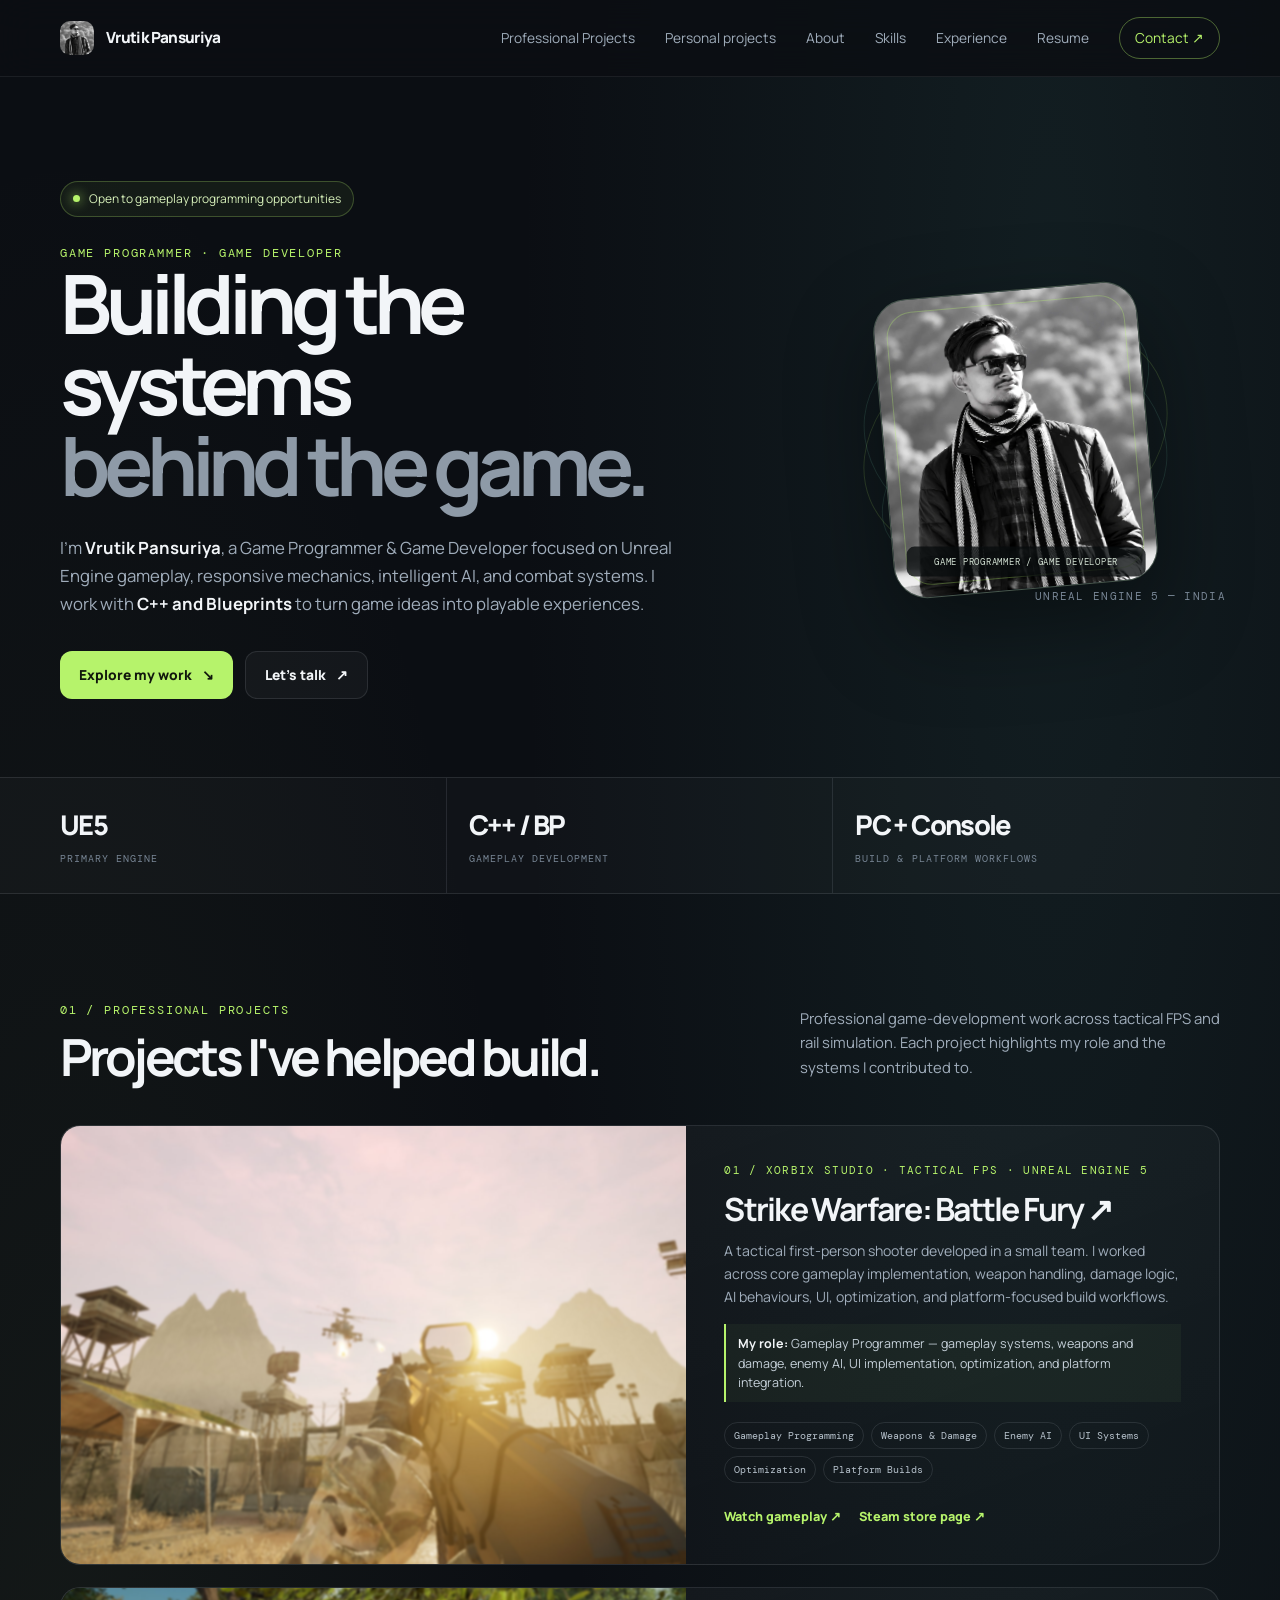
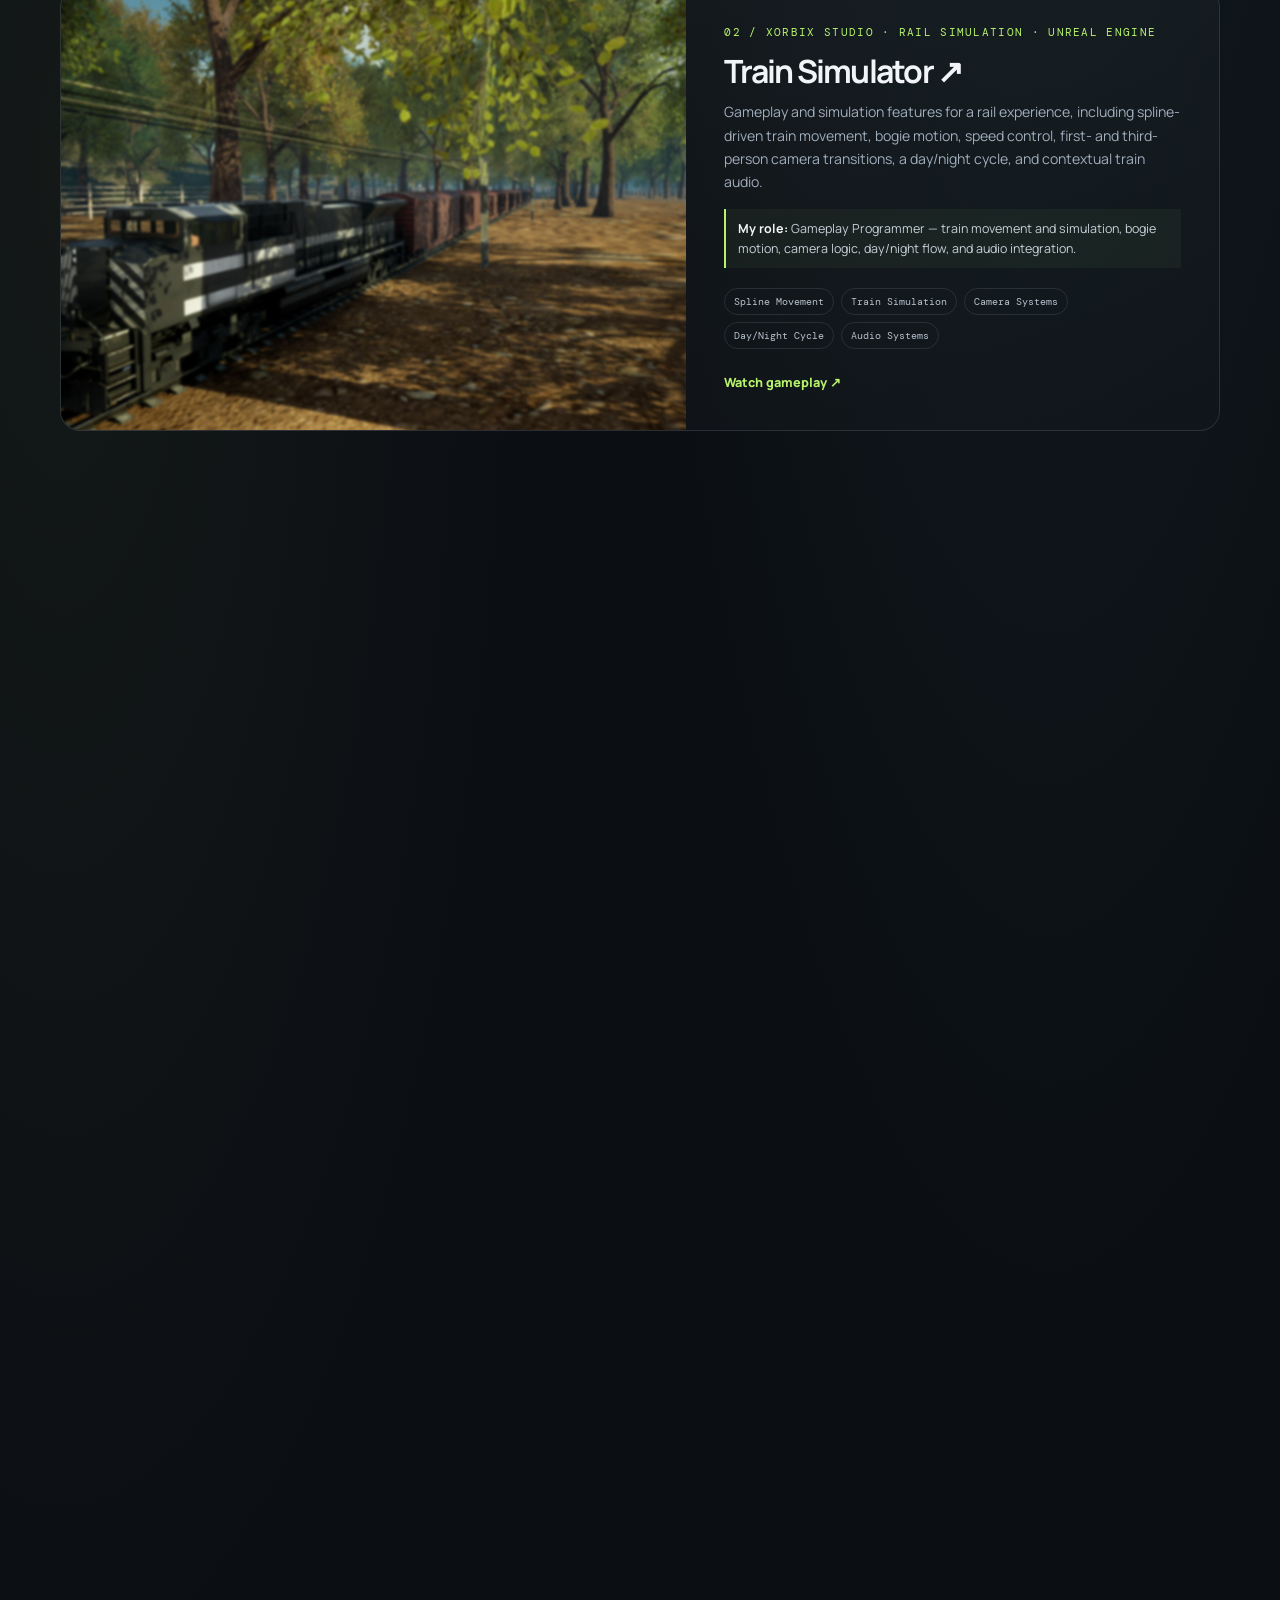
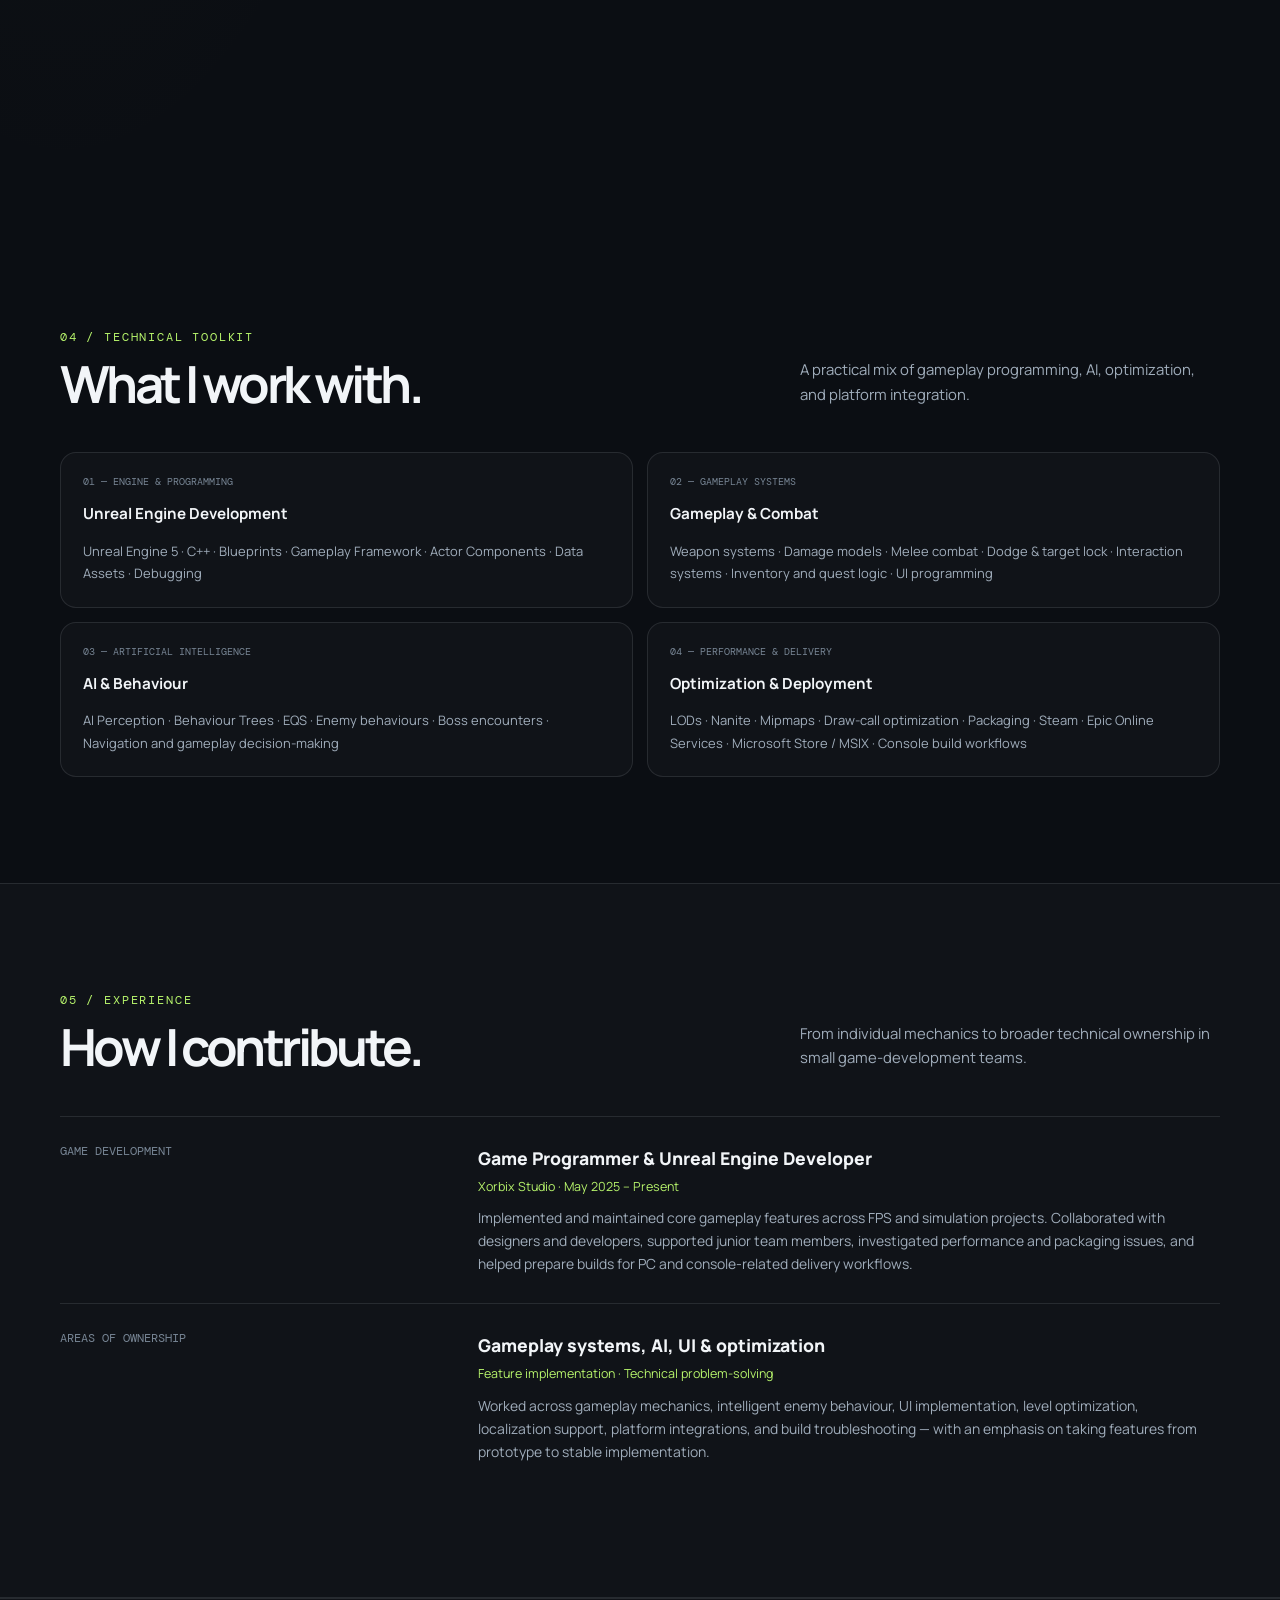
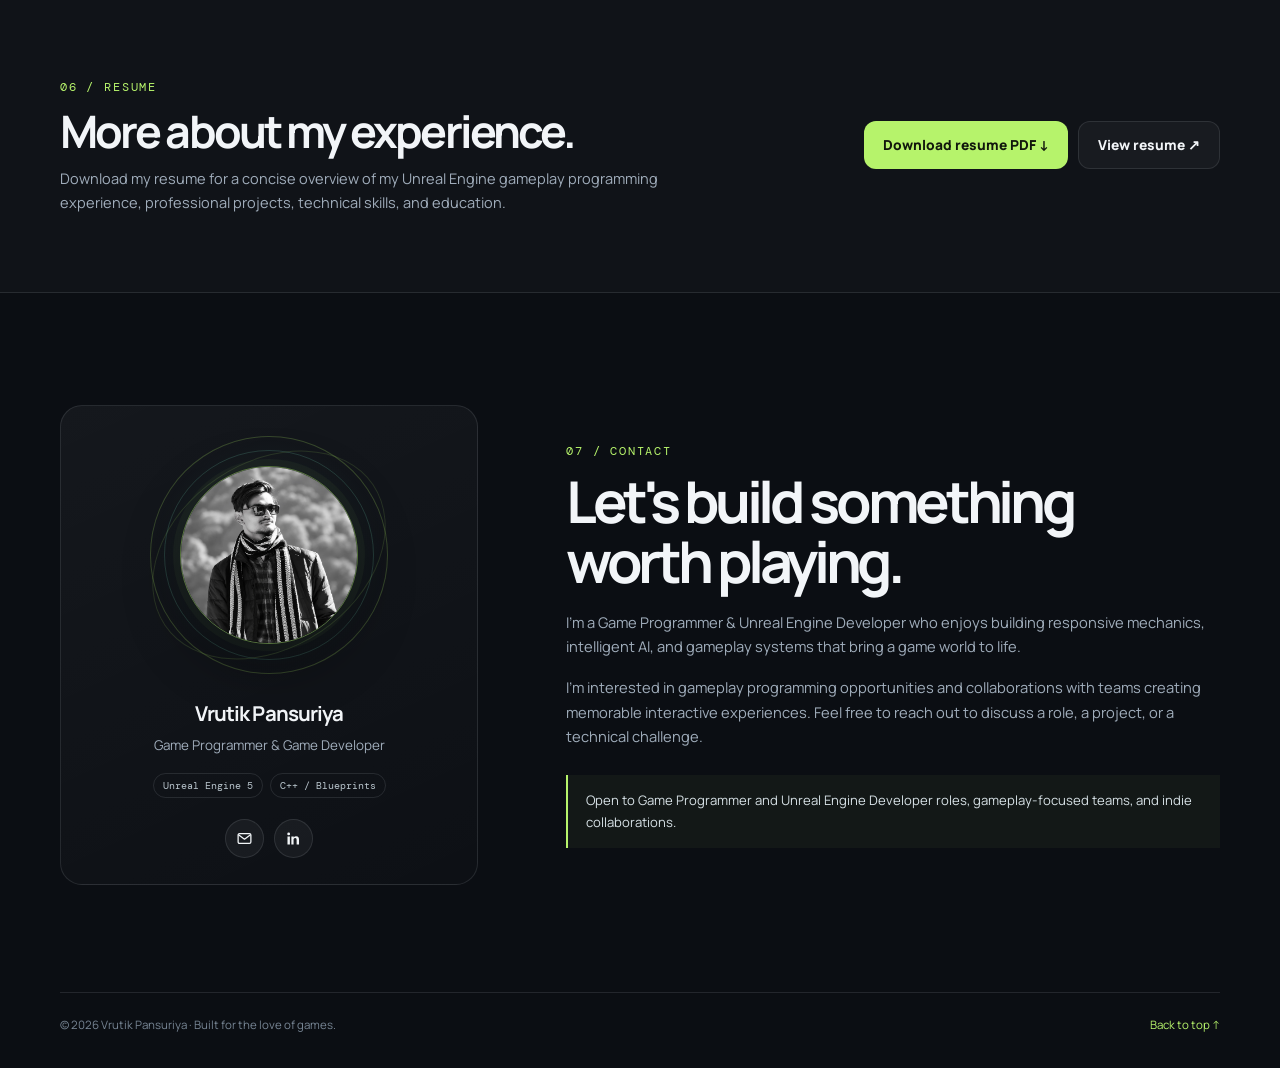
<file: index.html>
<!doctype html>
<html lang="en">
<head>
  <meta charset="utf-8" />
  <meta name="viewport" content="width=device-width, initial-scale=1" />
  <meta name="theme-color" content="#0b0e13" />
  <meta name="description" content="Vrutik Pansuriya — Game Programmer & Unreal Engine Developer specializing in gameplay systems, AI and combat mechanics." />
  <title>Vrutik Pansuriya | Game Programmer &amp; Unreal Engine Developer</title>
  <link rel="preconnect" href="https://fonts.googleapis.com" />
  <link rel="preconnect" href="https://fonts.gstatic.com" crossorigin />
  <link href="https://fonts.googleapis.com/css2?family=DM+Mono:wght@400;500&family=Manrope:wght@400;500;600;700;800&display=swap" rel="stylesheet" />
  <style>
    :root {
      --bg: #0b0e13;
      --surface: #111720;
      --surface-2: #151e29;
      --line: rgba(222, 232, 245, .11);
      --text: #f2f5f8;
      --muted: #a0adbb;
      --soft: #778594;
      --accent: #b6f36b;
      --accent-2: #7de0c3;
      --max: 1160px;
      --radius: 20px;
    }
    * { box-sizing: border-box; }
    html { scroll-behavior: smooth; scroll-padding-top: 92px; }
    body {
      margin: 0;
      color: var(--text);
      background:
        radial-gradient(ellipse at 82% 6%, rgba(57, 114, 111, .16), transparent 33rem),
        radial-gradient(ellipse at 5% 30%, rgba(100, 120, 66, .10), transparent 30rem),
        var(--bg);
      font-family: 'Manrope', sans-serif;
      line-height: 1.65;
      -webkit-font-smoothing: antialiased;
    }
    a { color: inherit; text-decoration: none; }
    button { font: inherit; }
    .wrap { width: min(var(--max), calc(100% - 48px)); margin-inline: auto; }
    .mono, .eyebrow, .nav-index, .project-kicker, .metric-label { font-family: 'DM Mono', monospace; }
    .eyebrow { color: var(--accent); font-size: .76rem; letter-spacing: .15em; text-transform: uppercase; }
    .site-header {
      position: sticky; top: 0; z-index: 20;
      border-bottom: 1px solid rgba(255,255,255,.07);
      background: rgba(11,14,19,.82); backdrop-filter: blur(18px);
    }
    .nav { display: flex; align-items: center; justify-content: space-between; min-height: 76px; }
    .brand { display: flex; align-items: center; gap: 12px; font-weight: 800; letter-spacing: -.04em; }
    .brand-mark-photo { display: block; width: 34px; height: 34px; flex: 0 0 34px; object-fit: cover; object-position: center 25%; border-radius: 10px; border: 0; box-shadow: none; filter: grayscale(1) saturate(0); }
    .brand span:last-child { font-size: .96rem; }
    .nav-links { display: flex; align-items: center; gap: 30px; color: var(--muted); font-size: .86rem; }
    .nav-links a { transition: color .2s ease; }
    .nav-links a:hover { color: var(--accent); }
    .nav-cta { color: var(--accent) !important; border: 1px solid rgba(182,243,107,.38); padding: 9px 15px; border-radius: 999px; }
    .menu-toggle { display: none; border: 1px solid var(--line); background: var(--surface); color: var(--text); padding: 8px 12px; border-radius: 10px; }

    .hero { padding: 104px 0 78px; min-height: 620px; display: flex; align-items: center; }
    .hero-grid { display: grid; grid-template-columns: 1.25fr .75fr; gap: 70px; align-items: center; }
    .availability { display: inline-flex; align-items: center; gap: 9px; padding: 7px 12px; border: 1px solid rgba(182,243,107,.25); border-radius: 999px; background: rgba(182,243,107,.055); color: #d6efb9; font-size: .75rem; margin-bottom: 26px; }
    .availability::before { content: ''; width: 7px; height: 7px; border-radius: 50%; background: var(--accent); box-shadow: 0 0 12px var(--accent); }
    h1 { font-size: clamp(3rem, 6.4vw, 5.9rem); line-height: .99; letter-spacing: -.075em; margin: 0; max-width: 770px; }
    h1 .muted-line { display: block; color: #8e9aa7; }
    .hero-copy { color: var(--muted); font-size: 1.05rem; max-width: 620px; margin: 28px 0 0; }
    .hero-copy strong { color: var(--text); font-weight: 700; }
    .hero-actions { display: flex; flex-wrap: wrap; gap: 12px; margin-top: 34px; }
    .btn { display: inline-flex; align-items: center; justify-content: center; gap: 10px; min-height: 48px; padding: 0 19px; border-radius: 12px; font-size: .86rem; font-weight: 800; transition: transform .2s ease, background .2s ease, border-color .2s ease; }
    .btn:hover { transform: translateY(-2px); }
    .btn-primary { color: #11170c; background: var(--accent); }
    .btn-primary:hover { background: #c7ff83; }
    .btn-secondary { color: var(--text); background: rgba(255,255,255,.035); border: 1px solid var(--line); }
    .btn-secondary:hover { border-color: rgba(182,243,107,.45); }
    .hero-side { position: relative; min-height: 345px; display: grid; place-items: center; }
    .orbit { position: absolute; width: 315px; height: 315px; border: 1px solid rgba(182,243,107,.18); border-radius: 50%; transform: rotate(-22deg) scaleY(.72); }
    .orbit::before, .orbit::after { content: ''; position: absolute; border: 1px solid rgba(125,224,195,.15); border-radius: 50%; inset: 26px -30px; transform: rotate(65deg); }
    .orbit::after { inset: 56px -10px; transform: rotate(-28deg); }
    .hero-emblem { position: relative; width: 265px; height: 300px; display: block; overflow: hidden; border-radius: 34px; background: #172329; border: 1px solid rgba(214,239,185,.25); box-shadow: 0 35px 90px rgba(0,0,0,.45), inset 0 1px rgba(255,255,255,.12); transform: rotate(-5deg); }
    .hero-emblem::before { content: ''; position: absolute; z-index: 2; inset: 12px; border: 1px solid rgba(182,243,107,.30); border-radius: 26px; pointer-events: none; }
    .hero-profile-photo { display: block; width: 100%; height: 100%; object-fit: cover; object-position: center 23%; filter: contrast(1.04); }
    .emblem-caption { position: absolute; z-index: 3; bottom: 12px; left: 12px; right: 12px; padding: 9px 8px; border-radius: 8px; background: rgba(8,12,14,.78); color: #d0ded0; text-align: center; font: .58rem 'DM Mono', monospace; letter-spacing: .08em; transform: rotate(5deg); }
    .side-note { position: absolute; right: -6px; bottom: 10px; color: var(--soft); font: .68rem 'DM Mono', monospace; letter-spacing: .12em; }

    .metrics { border-top: 1px solid var(--line); border-bottom: 1px solid var(--line); background: rgba(255,255,255,.018); }
    .metrics-grid { display: grid; grid-template-columns: repeat(3, 1fr); }
    .metric { padding: 25px 22px; border-right: 1px solid var(--line); }
    .metric:first-child { padding-left: 0; }
    .metric:last-child { border: 0; }
    .metric-value { display: block; font-size: 1.7rem; font-weight: 800; letter-spacing: -.06em; }
    .metric-label { display: block; margin-top: 3px; color: var(--soft); text-transform: uppercase; letter-spacing: .1em; font-size: .64rem; }

    section { padding: 106px 0; }
    .section-heading { display: flex; justify-content: space-between; align-items: end; gap: 30px; margin-bottom: 42px; }
    .section-heading h2 { margin: 10px 0 0; font-size: clamp(2.25rem, 4vw, 3.5rem); line-height: 1.04; letter-spacing: -.07em; }
    .section-intro { max-width: 420px; color: var(--muted); margin: 0 0 4px; font-size: .93rem; }
    .projects { display: grid; grid-template-columns: repeat(2, 1fr); gap: 22px; }
    .project-card { overflow: hidden; border: 1px solid var(--line); border-radius: var(--radius); background: linear-gradient(160deg, rgba(255,255,255,.045), rgba(255,255,255,.012)); transition: transform .25s ease, border-color .25s ease; }
    .project-card:hover { transform: translateY(-5px); border-color: rgba(182,243,107,.36); }
    .project-card.featured { grid-column: span 2; display: grid; grid-template-columns: 1.08fr .92fr; }
    .project-art { display: block; min-height: 260px; position: relative; overflow: hidden; background: #18232a; cursor: pointer; }
    .project-card.featured .project-art { min-height: 320px; height: 100%; }
    .project-card:not(.featured) .project-art { min-height: 0; aspect-ratio: 16 / 9; }
    .project-thumbnail { display: block; position: absolute; inset: 0; width: 100%; height: 100%; object-fit: cover; object-position: center; filter: blur(.85px); transform: scale(1.012); transition: transform .35s ease, filter .35s ease; }
    .project-art:hover .project-thumbnail, .project-art:focus-visible .project-thumbnail { filter: blur(0); transform: scale(1.035); }
    .project-role { width: 100%; margin-top: 16px; padding: 10px 12px; border-left: 2px solid var(--accent); background: rgba(182,243,107,.045); color: #c5d0d9; font-size: .78rem; line-height: 1.55; }
    .project-role strong { color: var(--text); }
    .project-content { padding: 28px 30px 30px; display: flex; flex-direction: column; align-items: flex-start; }
    .project-kicker { color: var(--accent); font-size: .68rem; letter-spacing: .12em; text-transform: uppercase; }
    .project-content h3 { margin: 10px 0 10px; font-size: 1.5rem; letter-spacing: -.055em; line-height: 1.2; }
    .project-content h3 a { color: inherit; text-decoration: none; text-decoration-color: var(--accent); text-decoration-thickness: 2px; text-underline-offset: 5px; transition: color .2s ease; }
    .project-content h3 a:hover { color: var(--accent); text-decoration: underline; }
    .project-content p { color: var(--muted); font-size: .88rem; margin: 0; }
    .tag-list { display: flex; flex-wrap: wrap; gap: 7px; margin-top: 20px; }
    .tag { padding: 6px 9px; border: 1px solid var(--line); border-radius: 999px; color: #b7c2cc; font: .65rem 'DM Mono', monospace; }
    .project-links { display: flex; gap: 18px; flex-wrap: wrap; margin-top: auto; padding-top: 24px; }
    .text-link { color: var(--accent); font-size: .79rem; font-weight: 800; }
    .text-link span { display: inline-block; transition: transform .2s ease; }
    .text-link:hover span { transform: translate(3px,-2px); }
    .project-card.featured .project-content { padding: 36px 38px; }
    .project-card.featured .project-content h3 { font-size: 2rem; }

    .about-grid { display: grid; grid-template-columns: .82fr 1.18fr; gap: 80px; align-items: start; }
    .about-lead { font-size: 1.45rem; line-height: 1.45; letter-spacing: -.045em; margin: 0; }
    .about-lead strong { color: var(--accent); font-weight: 700; }
    .about-copy { color: var(--muted); font-size: .94rem; margin: 22px 0 0; }
    .about-note { margin-top: 30px; border-left: 2px solid var(--accent); padding: 4px 0 4px 18px; color: #dbe4e9; font-size: .86rem; }
    .skill-layout { display: grid; grid-template-columns: repeat(2, 1fr); gap: 14px; }
    .skill-box { border: 1px solid var(--line); border-radius: 16px; padding: 22px; background: rgba(255,255,255,.022); }
    .skill-box h3 { font-size: .95rem; margin: 0 0 13px; }
    .skill-box p { color: var(--muted); font-size: .81rem; line-height: 1.75; margin: 0; }
    .skill-number { display: block; color: var(--soft); font: .64rem 'DM Mono', monospace; margin-bottom: 13px; }

    .experience { border-top: 1px solid var(--line); border-bottom: 1px solid var(--line); background: rgba(255,255,255,.018); }
    .experience-row { display: grid; grid-template-columns: .65fr 1.35fr; gap: 60px; padding: 27px 0; border-top: 1px solid var(--line); }
    .experience-row:first-of-type { border-top: 0; }
    .exp-date { color: var(--soft); font: .72rem 'DM Mono', monospace; }
    .exp-title { font-size: 1.1rem; font-weight: 800; margin: 0; }
    .exp-subtitle { color: var(--accent); font-size: .78rem; margin-top: 4px; }
    .exp-description { color: var(--muted); font-size: .87rem; margin: 10px 0 0; max-width: 730px; }

    .resume-section { padding: 78px 0; border-top: 1px solid var(--line); border-bottom: 1px solid var(--line); background: rgba(255,255,255,.018); }
    .resume-layout { display: grid; grid-template-columns: 1fr auto; gap: 34px; align-items: center; }
    .resume-layout h2 { margin: 10px 0 12px; font-size: clamp(2rem, 3.5vw, 3rem); line-height: 1.05; letter-spacing: -.065em; }
    .resume-layout p { max-width: 680px; color: var(--muted); font-size: .91rem; margin: 0; }
    .resume-actions { display: flex; flex-wrap: wrap; justify-content: flex-end; gap: 10px; }
    .contact { padding: 112px 0 82px; }
    .contact-layout { display: grid; grid-template-columns: .78fr 1.22fr; gap: clamp(38px, 7vw, 88px); align-items: center; }
    .contact-profile { text-align: center; padding: 30px 24px 26px; border: 1px solid var(--line); border-radius: 22px; background: linear-gradient(155deg, rgba(255,255,255,.045), rgba(255,255,255,.012)); }
    .profile-orbit { width: min(238px, 100%); aspect-ratio: 1; margin: 0 auto 23px; display: grid; place-items: center; position: relative; border: 1px solid rgba(182,243,107,.22); border-radius: 50%; background: radial-gradient(circle, rgba(182,243,107,.10), rgba(125,224,195,.035) 48%, transparent 70%); }
    .profile-orbit::before, .profile-orbit::after { content: ''; position: absolute; inset: 13px; border: 1px solid rgba(125,224,195,.18); border-radius: 50%; }
    .profile-orbit::after { inset: -8px 25px; transform: rotate(56deg); border-color: rgba(182,243,107,.13); }
    .profile-avatar { width: 174px; height: 174px; position: relative; display: flex; flex-direction: column; align-items: center; justify-content: center; border-radius: 50%; border: 1px solid rgba(182,243,107,.34); background: linear-gradient(145deg, #283b32, #172329 58%, #101820); box-shadow: 0 20px 55px rgba(0,0,0,.35), inset 0 1px rgba(255,255,255,.12); }
    .profile-photo { width: 178px; height: 178px; position: relative; display: block; border-radius: 50%; object-fit: cover; object-position: center 27%; border: 1px solid rgba(182,243,107,.42); box-shadow: 0 20px 55px rgba(0,0,0,.4), 0 0 0 7px rgba(182,243,107,.045); }
    .profile-avatar strong { color: var(--accent); font-size: 4rem; letter-spacing: -.12em; line-height: 1; padding-right: 7px; }
    .profile-avatar span { margin-top: 11px; color: #d2dfd7; font: .58rem 'DM Mono', monospace; letter-spacing: .18em; }
    .contact-profile h3 { margin: 0; font-size: 1.28rem; letter-spacing: -.045em; }
    .contact-profile .profile-role { color: var(--muted); margin: 3px 0 0; font-size: .84rem; }
    .profile-specialties { display: flex; justify-content: center; flex-wrap: wrap; gap: 7px; margin-top: 17px; }
    .profile-specialties span { border: 1px solid var(--line); border-radius: 999px; padding: 5px 9px; color: #bac6ce; font: .61rem 'DM Mono', monospace; }
    .profile-social { display: flex; justify-content: center; gap: 10px; margin-top: 21px; }
    .profile-social a { width: 39px; height: 39px; display: grid; place-items: center; border: 1px solid var(--line); border-radius: 50%; color: var(--text); background: rgba(255,255,255,.045); transition: color .2s, border-color .2s, background .2s, transform .2s; }
    .profile-social a:hover { color: #11170c; background: var(--accent); border-color: var(--accent); transform: translateY(-3px); }
    .profile-social svg { width: 17px; height: 17px; fill: currentColor; }
    .contact-content h2 { max-width: 650px; font-size: clamp(2.3rem, 4.5vw, 4rem); line-height: 1.04; letter-spacing: -.075em; margin: 11px 0 18px; }
    .contact-content > p { max-width: 680px; color: var(--muted); font-size: .92rem; margin: 0 0 17px; }
    .contact-items { display: grid; gap: 11px; margin-top: 27px; }
    .contact-item { display: flex; align-items: center; gap: 14px; min-height: 58px; }
    .contact-item-icon { flex: 0 0 42px; width: 42px; height: 42px; display: grid; place-items: center; border-radius: 50%; color: #11170c; background: var(--accent); }
    .contact-item-icon svg { width: 19px; height: 19px; fill: none; stroke: currentColor; stroke-width: 1.8; stroke-linecap: round; stroke-linejoin: round; }
    .contact-item-copy { display: grid; gap: 1px; min-width: 0; }
    .contact-item-copy strong { font-size: .79rem; }
    .contact-item-copy span, .contact-item-copy a { color: var(--muted); font-size: .81rem; overflow-wrap: anywhere; }
    .contact-item-copy a:hover { color: var(--accent); }
    .contact-note { margin-top: 27px; padding: 15px 18px; border-left: 2px solid var(--accent); background: rgba(182,243,107,.045); color: #d6e0e5; font-size: .82rem; }
    .contact-edit-hint { color: var(--soft) !important; font-size: .68rem !important; font-family: 'DM Mono', monospace; margin-top: 15px !important; }
    footer { padding: 25px 0 34px; color: var(--soft); font-size: .72rem; }
    .footer-row { display: flex; justify-content: space-between; gap: 20px; border-top: 1px solid var(--line); padding-top: 22px; }
    .back-top { color: var(--accent); }
    .reveal { opacity: 0; transform: translateY(18px); transition: opacity .7s ease, transform .7s ease; }
    .reveal.visible { opacity: 1; transform: none; }

    @media (max-width: 850px) {
      .hero-grid { grid-template-columns: 1fr; gap: 28px; }
      .hero { padding: 76px 0 55px; }
      .hero-side { display: none; }
      .about-grid { grid-template-columns: 1fr; gap: 38px; }
      .section-heading { display: block; }
      .section-intro { margin-top: 18px; }
    }
    @media (max-width: 680px) {
      .wrap { width: min(var(--max), calc(100% - 34px)); }
      .nav { min-height: 66px; }
      .menu-toggle { display: block; }
      .nav-links { display: none; position: absolute; top: 66px; left: 0; right: 0; padding: 18px 22px 22px; background: #10161e; border-bottom: 1px solid var(--line); flex-direction: column; align-items: flex-start; gap: 17px; }
      .nav-links.open { display: flex; }
      h1 { font-size: clamp(2.85rem, 15vw, 4.4rem); }
      .hero-copy { font-size: .96rem; }
      .metrics-grid { grid-template-columns: repeat(3, minmax(0, 1fr)); }
      .metric { padding: 17px 10px; border-right: 1px solid var(--line); }
      .metric-value { font-size: 1.15rem; }
      .metric-label { font-size: .53rem; line-height: 1.5; }
      .metric:first-child { padding-left: 0; }
      section { padding: 78px 0; }
      .projects { grid-template-columns: 1fr; }
      .project-card.featured { grid-column: auto; display: flex; flex-direction: column; }
      .project-card.featured .project-art { min-height: 220px; }
      .project-card.featured .project-content { padding: 25px; }
      .project-card.featured .project-content h3 { font-size: 1.55rem; }
      .project-content { padding: 25px; }
      .skill-layout { grid-template-columns: 1fr; }
      .experience-row { grid-template-columns: 1fr; gap: 10px; }
      .resume-layout { grid-template-columns: 1fr; gap: 22px; }
      .resume-actions { justify-content: flex-start; }
      .contact { padding-top: 78px; }
      .contact-layout { grid-template-columns: 1fr; gap: 38px; }
      .contact-profile { max-width: 430px; width: 100%; margin-inline: auto; }
      .profile-orbit { width: 205px; }
      .profile-avatar { width: 150px; height: 150px; }
      .profile-photo { width: 154px; height: 154px; }
      .profile-avatar strong { font-size: 3.5rem; }
      .footer-row { flex-direction: column; }
    }
    @media (prefers-reduced-motion: reduce) {
      html { scroll-behavior: auto; }
      *, *::before, *::after { transition-duration: .01ms !important; animation-duration: .01ms !important; }
      .reveal { opacity: 1; transform: none; }
    }
  </style>
</head>
<body>
  <header class="site-header">
    <div class="wrap nav">
      <a class="brand" href="#top" aria-label="Vrutik Pansuriya home">
        <img class="brand-mark-photo" src="assets/vrutik-profile.webp" alt="Vrutik Pansuriya" /><span>Vrutik Pansuriya</span>
      </a>
      <button class="menu-toggle" id="menuToggle" aria-expanded="false" aria-controls="navLinks">Menu</button>
      <nav class="nav-links" id="navLinks" aria-label="Main navigation">
        <a href="#work">Professional Projects</a>
        <a href="#personal">Personal projects</a>
        <a href="#about">About</a>
        <a href="#skills">Skills</a>
        <a href="#experience">Experience</a>
        <a href="#resume">Resume</a>
        <a class="nav-cta" href="#contact">Contact ↗</a>
      </nav>
    </div>
  </header>

  <main id="top">
    <section class="hero">
      <div class="wrap hero-grid">
        <div class="reveal">
          <div class="availability">Open to gameplay programming opportunities</div>
          <div class="eyebrow">Game Programmer · Game Developer</div>
          <h1>Building the systems <span class="muted-line">behind the game.</span></h1>
          <p class="hero-copy">I'm <strong>Vrutik Pansuriya</strong>, a Game Programmer &amp; Game Developer focused on Unreal Engine gameplay, responsive mechanics, intelligent AI, and combat systems. I work with <strong>C++ and Blueprints</strong> to turn game ideas into playable experiences.</p>
          <div class="hero-actions">
            <a class="btn btn-primary" href="#work">Explore my work <span>↘</span></a>
            <a class="btn btn-secondary" href="#contact">Let's talk <span>↗</span></a>
          </div>
        </div>
        <div class="hero-side" aria-hidden="true">
          <div class="orbit"></div>
          <div class="hero-emblem"><img class="hero-profile-photo" src="assets/vrutik-hero-profile.webp" alt="Portrait of Vrutik Pansuriya" /><div class="emblem-caption">GAME PROGRAMMER / GAME DEVELOPER</div></div>
          <div class="side-note">UNREAL ENGINE 5 — INDIA</div>
        </div>
      </div>
    </section>

    <div class="metrics">
      <div class="wrap metrics-grid">
        <div class="metric"><span class="metric-value">UE5</span><span class="metric-label">Primary engine</span></div>
        <div class="metric"><span class="metric-value">C++ / BP</span><span class="metric-label">Gameplay development</span></div>
        <div class="metric"><span class="metric-value">PC + Console</span><span class="metric-label">Build & platform workflows</span></div>
      </div>
    </div>

    <section id="work">
      <div class="wrap">
        <div class="section-heading reveal">
          <div><div class="eyebrow">01 / Professional Projects</div><h2>Projects I've helped build.</h2></div>
          <p class="section-intro">Professional game-development work across tactical FPS and rail simulation. Each project highlights my role and the systems I contributed to.</p>
        </div>
        <div class="projects">
          <article class="project-card featured reveal">
            <a class="project-art" href="projects/strike-warfare.html" aria-label="View Strike Warfare project details">
              <img class="project-thumbnail" src="assets/strike-warfare.jpg" alt="Strike Warfare: Battle Fury gameplay thumbnail" loading="lazy" />
            </a>
            <div class="project-content">
              <div class="project-kicker">01 / Xorbix Studio · Tactical FPS · Unreal Engine 5</div>
              <h3><a href="projects/strike-warfare.html">Strike Warfare: Battle Fury ↗</a></h3>
              <p>A tactical first-person shooter developed in a small team. I worked across core gameplay implementation, weapon handling, damage logic, AI behaviours, UI, optimization, and platform-focused build workflows.</p>
              <div class="project-role"><strong>My role:</strong> Gameplay Programmer — gameplay systems, weapons and damage, enemy AI, UI implementation, optimization, and platform integration.</div>
              <div class="tag-list"><span class="tag">Gameplay Programming</span><span class="tag">Weapons & Damage</span><span class="tag">Enemy AI</span><span class="tag">UI Systems</span><span class="tag">Optimization</span><span class="tag">Platform Builds</span></div>
              <div class="project-links"><a class="text-link" href="https://youtu.be/WYMTx5bm3Ac" target="_blank" rel="noopener noreferrer">Watch gameplay <span>↗</span></a><a class="text-link" href="https://store.steampowered.com/app/4756230/Strike_Warfare_Battle_Fury/" target="_blank" rel="noopener noreferrer">Steam store page <span>↗</span></a></div>
            </div>
          </article>

          <article class="project-card featured reveal">
            <a class="project-art" href="projects/train-simulator.html" aria-label="View Train Simulator project details">
              <img class="project-thumbnail" src="assets/train-simulator.jpg" alt="Train Simulator gameplay thumbnail" loading="lazy" />
            </a>
            <div class="project-content">
              <div class="project-kicker">02 / Xorbix Studio · Rail simulation · Unreal Engine</div>
              <h3><a href="projects/train-simulator.html">Train Simulator ↗</a></h3>
              <p>Gameplay and simulation features for a rail experience, including spline-driven train movement, bogie motion, speed control, first- and third-person camera transitions, a day/night cycle, and contextual train audio.</p>
              <div class="project-role"><strong>My role:</strong> Gameplay Programmer — train movement and simulation, bogie motion, camera logic, day/night flow, and audio integration.</div>
              <div class="tag-list"><span class="tag">Spline Movement</span><span class="tag">Train Simulation</span><span class="tag">Camera Systems</span><span class="tag">Day/Night Cycle</span><span class="tag">Audio Systems</span></div>
              <div class="project-links"><a class="text-link" href="https://youtu.be/_HGWdN_hTjo" target="_blank" rel="noopener noreferrer">Watch gameplay <span>↗</span></a></div>
            </div>
          </article>
        </div>
      </div>
    </section>

    <section id="personal">
      <div class="wrap">
        <div class="section-heading reveal">
          <div><div class="eyebrow">02 / Personal projects</div><h2>Experiments built on my own.</h2></div>
          <p class="section-intro">Independent gameplay prototypes where I explore combat feel, enemy behaviour, and connected gameplay systems.</p>
        </div>
        <div class="projects">
          <article class="project-card featured reveal">
            <a class="project-art" href="projects/soulslike-combat.html" aria-label="View Souls-like Combat project details">
              <img class="project-thumbnail" src="assets/soulslike-combat.jpg" alt="Souls-like Combat Systems gameplay thumbnail" loading="lazy" />
            </a>
            <div class="project-content">
              <div class="project-kicker">01 / Personal project · Third-person action</div>
              <h3><a href="projects/soulslike-combat.html">Souls-like Combat Systems ↗</a></h3>
              <p>A third-person action prototype inspired by challenging action games, focused on responsive melee combat, target locking, dodge mechanics, adaptive health and damage, enemy perception, boss behaviour, and interactive water mechanics.</p>
              <div class="project-role"><strong>My role:</strong> Personal Project Gameplay Programmer — designed and implemented the core combat, player abilities, health and damage logic, enemy AI behaviours, and interaction systems.</div>
              <div class="tag-list"><span class="tag">Melee Combat</span><span class="tag">Target Lock</span><span class="tag">Dodge System</span><span class="tag">Enemy AI</span><span class="tag">Boss Behaviour</span><span class="tag">Interactive Water</span></div>
              <div class="project-links"><a class="text-link" href="https://youtu.be/zrwo5nBprBs" target="_blank" rel="noopener noreferrer">Watch gameplay <span>↗</span></a><a class="text-link" href="https://vrutik-pansuriya.itch.io/soullike-combat-ue5" target="_blank" rel="noopener noreferrer">Windows build on itch.io <span>↗</span></a></div>
            </div>
          </article>
        </div>
      </div>
    </section>

    <section id="about">
      <div class="wrap about-grid">
        <div class="reveal"><div class="eyebrow">03 / About</div><h2 style="font-size:clamp(2.25rem,4vw,3.5rem);line-height:1.04;letter-spacing:-.07em;margin:10px 0 0;">Engineer by training. Game developer by choice.</h2></div>
        <div class="reveal">
          <p class="about-lead">I enjoy solving the technical problems that make a game feel <strong>responsive, believable, and fun to play.</strong></p>
          <p class="about-copy">My background is in Electrical Engineering, but my focus shifted to game development and real-time interactive systems. Working primarily in Unreal Engine, I've contributed to FPS, train simulation, and third-person action projects — taking features from gameplay requirements through implementation, debugging, optimization, and build preparation.</p>
          <div class="about-note">I value clean gameplay architecture, practical problem-solving, and building features that work reliably beyond the editor.</div>
        </div>
      </div>
    </section>

    <section id="skills">
      <div class="wrap">
        <div class="section-heading reveal"><div><div class="eyebrow">04 / Technical toolkit</div><h2>What I work with.</h2></div><p class="section-intro">A practical mix of gameplay programming, AI, optimization, and platform integration.</p></div>
        <div class="skill-layout">
          <div class="skill-box reveal"><span class="skill-number">01 — ENGINE & PROGRAMMING</span><h3>Unreal Engine Development</h3><p>Unreal Engine 5 · C++ · Blueprints · Gameplay Framework · Actor Components · Data Assets · Debugging</p></div>
          <div class="skill-box reveal"><span class="skill-number">02 — GAMEPLAY SYSTEMS</span><h3>Gameplay & Combat</h3><p>Weapon systems · Damage models · Melee combat · Dodge & target lock · Interaction systems · Inventory and quest logic · UI programming</p></div>
          <div class="skill-box reveal"><span class="skill-number">03 — ARTIFICIAL INTELLIGENCE</span><h3>AI & Behaviour</h3><p>AI Perception · Behaviour Trees · EQS · Enemy behaviours · Boss encounters · Navigation and gameplay decision-making</p></div>
          <div class="skill-box reveal"><span class="skill-number">04 — PERFORMANCE & DELIVERY</span><h3>Optimization & Deployment</h3><p>LODs · Nanite · Mipmaps · Draw-call optimization · Packaging · Steam · Epic Online Services · Microsoft Store / MSIX · Console build workflows</p></div>
        </div>
      </div>
    </section>

    <section class="experience" id="experience">
      <div class="wrap">
        <div class="section-heading reveal"><div><div class="eyebrow">05 / Experience</div><h2>How I contribute.</h2></div><p class="section-intro">From individual mechanics to broader technical ownership in small game-development teams.</p></div>
        <div class="experience-row reveal">
          <div class="exp-date">GAME DEVELOPMENT</div>
          <div><h3 class="exp-title">Game Programmer &amp; Unreal Engine Developer</h3><div class="exp-subtitle">Xorbix Studio · May 2025 – Present</div><p class="exp-description">Implemented and maintained core gameplay features across FPS and simulation projects. Collaborated with designers and developers, supported junior team members, investigated performance and packaging issues, and helped prepare builds for PC and console-related delivery workflows.</p></div>
        </div>
        <div class="experience-row reveal">
          <div class="exp-date">AREAS OF OWNERSHIP</div>
          <div><h3 class="exp-title">Gameplay systems, AI, UI & optimization</h3><div class="exp-subtitle">Feature implementation · Technical problem-solving</div><p class="exp-description">Worked across gameplay mechanics, intelligent enemy behaviour, UI implementation, level optimization, localization support, platform integrations, and build troubleshooting — with an emphasis on taking features from prototype to stable implementation.</p></div>
        </div>
      </div>
    </section>

    <section class="resume-section" id="resume">
      <div class="wrap resume-layout reveal">
        <div>
          <div class="eyebrow">06 / Resume</div>
          <h2>More about my experience.</h2>
          <p>Download my resume for a concise overview of my Unreal Engine gameplay programming experience, professional projects, technical skills, and education.</p>
        </div>
        <div class="resume-actions">
          <a class="btn btn-primary" href="assets/Vrutik-Pansuriya-Resume.pdf" download="Vrutik-Pansuriya-Resume.pdf">Download resume PDF ↓</a>
          <a class="btn btn-secondary" href="assets/Vrutik-Pansuriya-Resume.pdf" target="_blank" rel="noopener noreferrer">View resume ↗</a>
        </div>
      </div>
    </section>

    <section class="contact" id="contact">
      <div class="wrap contact-layout">
        <aside class="contact-profile reveal" aria-label="Vrutik Pansuriya profile">
          <div class="profile-orbit">
            <img class="profile-photo" src="assets/vrutik-profile.webp" alt="Portrait of Vrutik Pansuriya" loading="lazy" />
          </div>
          <h3>Vrutik Pansuriya</h3>
          <p class="profile-role">Game Programmer &amp; Game Developer</p>
          <div class="profile-specialties"><span>Unreal Engine 5</span><span>C++ / Blueprints</span></div>
          <div class="profile-social" aria-label="Contact links">
            <a href="mailto:0804vrutikpansuriya@gmail.com" aria-label="Email Vrutik Pansuriya" title="Email">
              <svg viewBox="0 0 24 24" aria-hidden="true"><rect x="3" y="5" width="18" height="14" rx="2" fill="none" stroke="currentColor" stroke-width="1.8"/><path d="m4 7 8 6 8-6" fill="none" stroke="currentColor" stroke-width="1.8" stroke-linecap="round" stroke-linejoin="round"/></svg>
            </a>
            <a href="https://www.linkedin.com/in/vrutik-pansuriya-b317b5205" target="_blank" rel="noopener noreferrer" aria-label="Open Vrutik Pansuriya on LinkedIn" title="LinkedIn">
              <svg viewBox="0 0 24 24" aria-hidden="true"><path d="M5.2 3.5a2 2 0 1 0 0 4 2 2 0 0 0 0-4ZM3.5 9h3.4v11.5H3.5zM9 9h3.3v1.6h.05A3.65 3.65 0 0 1 15.6 8.7c3.5 0 4.2 2.3 4.2 5.2v6.6h-3.4v-5.9c0-1.4 0-3.2-2-3.2s-2.3 1.5-2.3 3.1v6H9z"/></svg>
            </a>
          </div>
        </aside>

        <div class="contact-content reveal">
          <div class="eyebrow">07 / Contact</div>
          <h2>Let's build something worth playing.</h2>
          <p>I'm a Game Programmer &amp; Unreal Engine Developer who enjoys building responsive mechanics, intelligent AI, and gameplay systems that bring a game world to life.</p>
          <p>I'm interested in gameplay programming opportunities and collaborations with teams creating memorable interactive experiences. Feel free to reach out to discuss a role, a project, or a technical challenge.</p>

          <div class="contact-note">Open to Game Programmer and Unreal Engine Developer roles, gameplay-focused teams, and indie collaborations.</div>
        </div>
      </div>
    </section>
  </main>

  <footer>
    <div class="wrap footer-row"><span>© <span id="year"></span> Vrutik Pansuriya · Built for the love of games.</span><a class="back-top" href="#top">Back to top ↑</a></div>
  </footer>

  <script>
    const menuToggle = document.getElementById('menuToggle');
    const navLinks = document.getElementById('navLinks');
    menuToggle.addEventListener('click', () => {
      const isOpen = navLinks.classList.toggle('open');
      menuToggle.setAttribute('aria-expanded', String(isOpen));
    });
    navLinks.querySelectorAll('a').forEach(link => link.addEventListener('click', () => {
      navLinks.classList.remove('open');
      menuToggle.setAttribute('aria-expanded', 'false');
    }));
    document.getElementById('year').textContent = new Date().getFullYear();
    const observer = new IntersectionObserver(entries => {
      entries.forEach(entry => {
        if (entry.isIntersecting) {
          entry.target.classList.add('visible');
          observer.unobserve(entry.target);
        }
      });
    }, { threshold: 0.12 });
    document.querySelectorAll('.reveal').forEach(el => observer.observe(el));
  </script>
<script src="assets/gif-loader.js"></script>
</body>
</html>
</file>
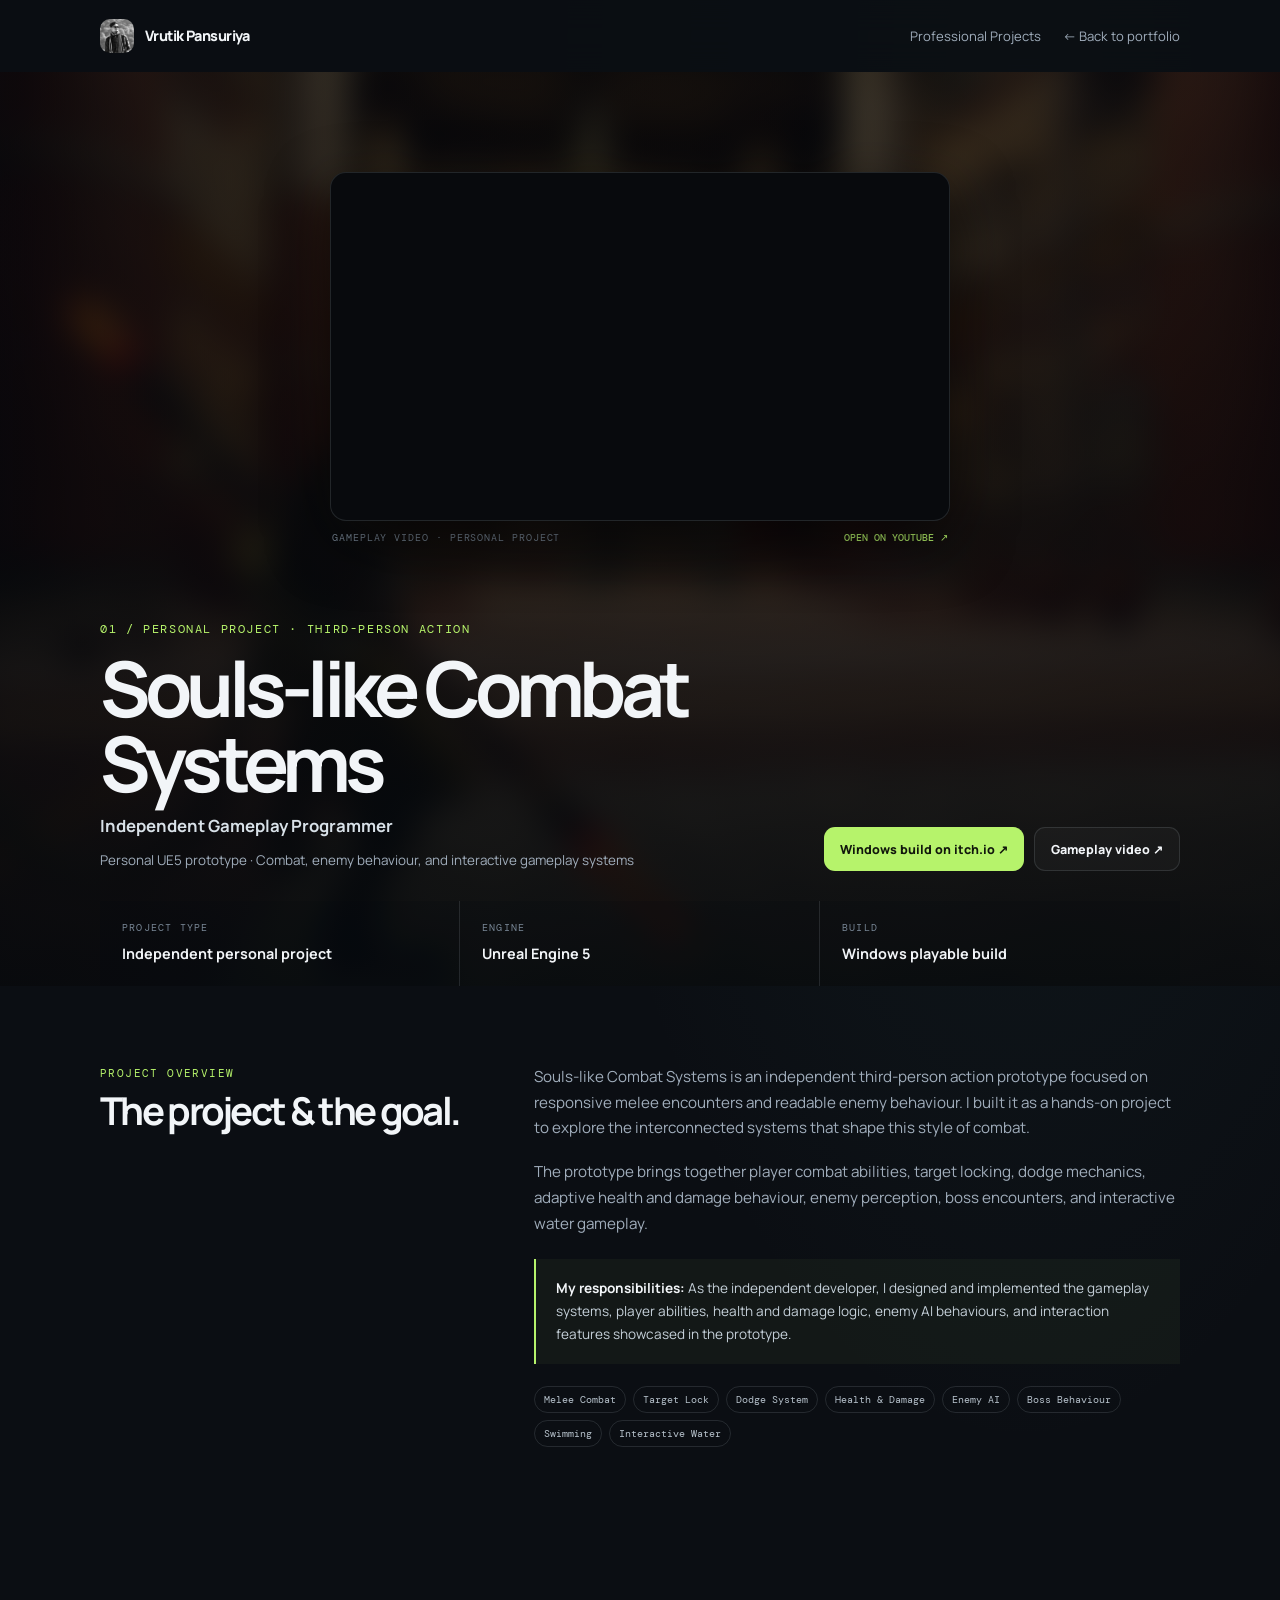
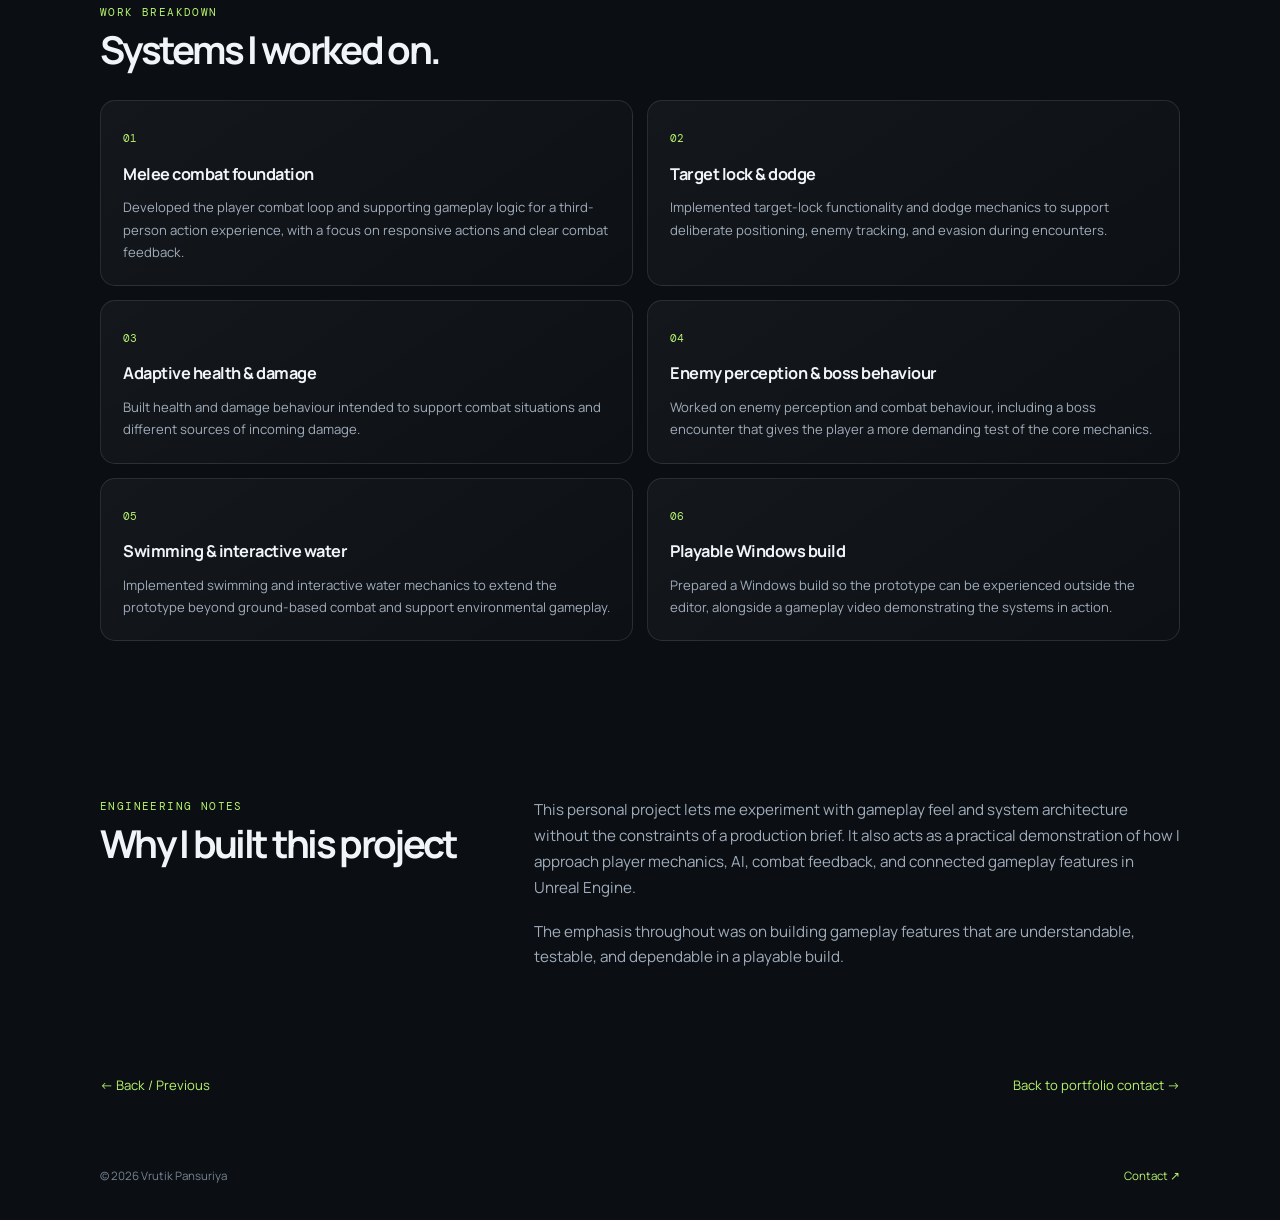
<file: projects/soulslike-combat.html>
<!DOCTYPE html>

<html lang="en">
<head>
<meta charset="utf-8"/><meta content="width=device-width, initial-scale=1" name="viewport"/><meta content="#0b0e13" name="theme-color"/>
<meta content="Souls-like Combat Systems — project details and gameplay programming work by Vrutik Pansuriya." name="description"/>
<title>Souls-like Combat Systems | Vrutik Pansuriya</title>
<link href="https://fonts.googleapis.com" rel="preconnect"/><link crossorigin="" href="https://fonts.gstatic.com" rel="preconnect"/>
<link href="https://fonts.googleapis.com/css2?family=DM+Mono:wght@400;500&amp;family=Manrope:wght@400;500;600;700;800&amp;display=swap" rel="stylesheet"/>
<link href="case-study.css" rel="stylesheet"/>
</head>
<body>
<header class="site-header"><div class="wrap nav"><a class="brand" href="../index.html"><img class="brand-mark-photo" src="../assets/vrutik-profile.webp" alt="Vrutik Pansuriya" /><span>Vrutik Pansuriya</span></a><div class="nav-actions"><a class="nav-action" href="../index.html#work">Professional Projects</a><a class="back-link" href="../index.html">← Back to portfolio</a></div></div></header>
<main>
<section class="hero" style="--hero-image: url('../assets/soulslike-combat.jpg')"><div class="wrap">
<div class="video-stage"><div class="video-preview-card reveal"><div class="youtube-embed-frame"><iframe title="Souls-like Combat Systems gameplay video" src="https://www.youtube.com/embed/zrwo5nBprBs?rel=0&amp;modestbranding=1" referrerpolicy="strict-origin-when-cross-origin" loading="eager" allow="accelerometer; autoplay; clipboard-write; encrypted-media; gyroscope; picture-in-picture; web-share" allowfullscreen></iframe></div><div class="video-preview-meta"><span class="video-preview-label">GAMEPLAY VIDEO · PERSONAL PROJECT</span><a href="https://youtu.be/zrwo5nBprBs" rel="noopener noreferrer" target="_blank">Open on YouTube ↗</a></div></div></div><div class="title-row"><div><div class="eyebrow">01 / Personal project · Third-person action</div><h1>Souls-like Combat Systems</h1><p class="role">Independent Gameplay Programmer</p><div class="title-note">Personal UE5 prototype · Combat, enemy behaviour, and interactive gameplay systems</div></div><div class="title-actions"><a class="btn btn-primary" href="https://vrutik-pansuriya.itch.io/soullike-combat-ue5" rel="noopener noreferrer" target="_blank">Windows build on itch.io ↗</a><a class="btn btn-secondary" href="https://youtu.be/zrwo5nBprBs" rel="noopener noreferrer" target="_blank">Gameplay video ↗</a></div></div>
<div class="meta-grid"><div class="meta-item"><span class="meta-label">PROJECT TYPE</span><span class="meta-value">Independent personal project</span></div><div class="meta-item"><span class="meta-label">ENGINE</span><span class="meta-value">Unreal Engine 5</span></div><div class="meta-item"><span class="meta-label">BUILD</span><span class="meta-value">Windows playable build</span></div></div></div></section>
<section class="content-section"><div class="wrap section-grid"><div><div class="detail-kicker">Project overview</div><h2 class="section-title">The project &amp; the goal.</h2></div><div><p class="section-copy">Souls-like Combat Systems is an independent third-person action prototype focused on responsive melee encounters and readable enemy behaviour. I built it as a hands-on project to explore the interconnected systems that shape this style of combat.</p><p class="section-copy">The prototype brings together player combat abilities, target locking, dodge mechanics, adaptive health and damage behaviour, enemy perception, boss encounters, and interactive water gameplay.</p><div class="responsibility"><strong>My responsibilities:</strong> As the independent developer, I designed and implemented the gameplay systems, player abilities, health and damage logic, enemy AI behaviours, and interaction features showcased in the prototype.</div><div class="tag-list"><span class="tag">Melee Combat</span><span class="tag">Target Lock</span><span class="tag">Dodge System</span><span class="tag">Health &amp; Damage</span><span class="tag">Enemy AI</span><span class="tag">Boss Behaviour</span><span class="tag">Swimming</span><span class="tag">Interactive Water</span></div></div></div></section>
<section class="content-section"><div class="wrap"><div class="detail-kicker">Work breakdown</div><h2 class="section-title" style="max-width:700px">Systems I worked on.</h2><div class="feature-grid"><article class="feature-card"><span class="feature-num">01</span><h3>Melee combat foundation</h3><p>Developed the player combat loop and supporting gameplay logic for a third-person action experience, with a focus on responsive actions and clear combat feedback.</p></article><article class="feature-card"><span class="feature-num">02</span><h3>Target lock &amp; dodge</h3><p>Implemented target-lock functionality and dodge mechanics to support deliberate positioning, enemy tracking, and evasion during encounters.</p></article><article class="feature-card"><span class="feature-num">03</span><h3>Adaptive health &amp; damage</h3><p>Built health and damage behaviour intended to support combat situations and different sources of incoming damage.</p></article><article class="feature-card"><span class="feature-num">04</span><h3>Enemy perception &amp; boss behaviour</h3><p>Worked on enemy perception and combat behaviour, including a boss encounter that gives the player a more demanding test of the core mechanics.</p></article><article class="feature-card"><span class="feature-num">05</span><h3>Swimming &amp; interactive water</h3><p>Implemented swimming and interactive water mechanics to extend the prototype beyond ground-based combat and support environmental gameplay.</p></article><article class="feature-card"><span class="feature-num">06</span><h3>Playable Windows build</h3><p>Prepared a Windows build so the prototype can be experienced outside the editor, alongside a gameplay video demonstrating the systems in action.</p></article></div></div></section>
<section class="content-section"><div class="wrap section-grid"><div><div class="detail-kicker">Engineering notes</div><h2 class="section-title">Why I built this project</h2></div><div><p class="section-copy">This personal project lets me experiment with gameplay feel and system architecture without the constraints of a production brief. It also acts as a practical demonstration of how I approach player mechanics, AI, combat feedback, and connected gameplay features in Unreal Engine.</p><p class="section-copy">The emphasis throughout was on building gameplay features that are understandable, testable, and dependable in a playable build.</p></div></div></section>

<div class="wrap next-row"><a href="train-simulator.html">← Back / Previous</a><a href="../index.html#contact">Back to portfolio contact →</a></div>
</main>
<footer><div class="wrap footer-row"><span>© <span id="year"></span> Vrutik Pansuriya</span><a href="../index.html#contact" style="color:var(--accent)">Contact ↗</a></div></footer>
<script>document.getElementById('year').textContent=new Date().getFullYear();</script>
<script src="../assets/gif-loader.js"></script>
</body></html>
</file>
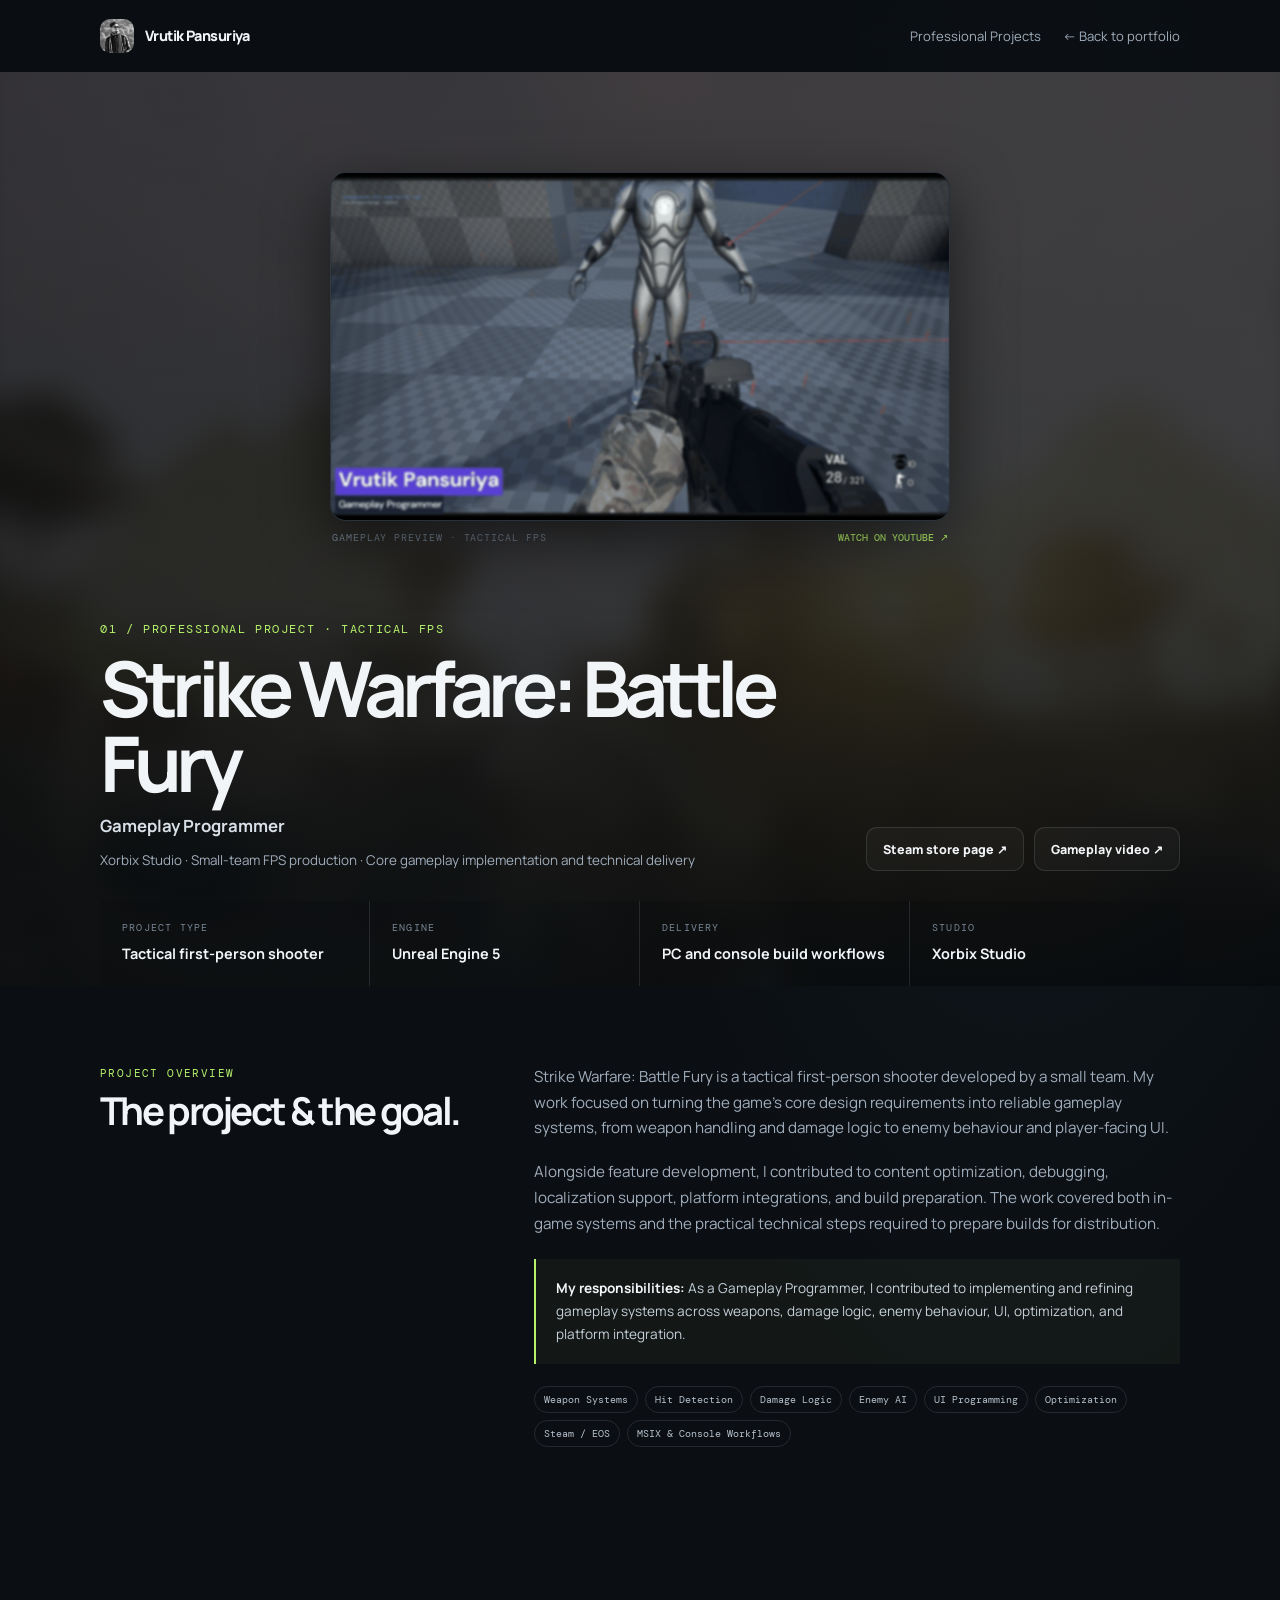
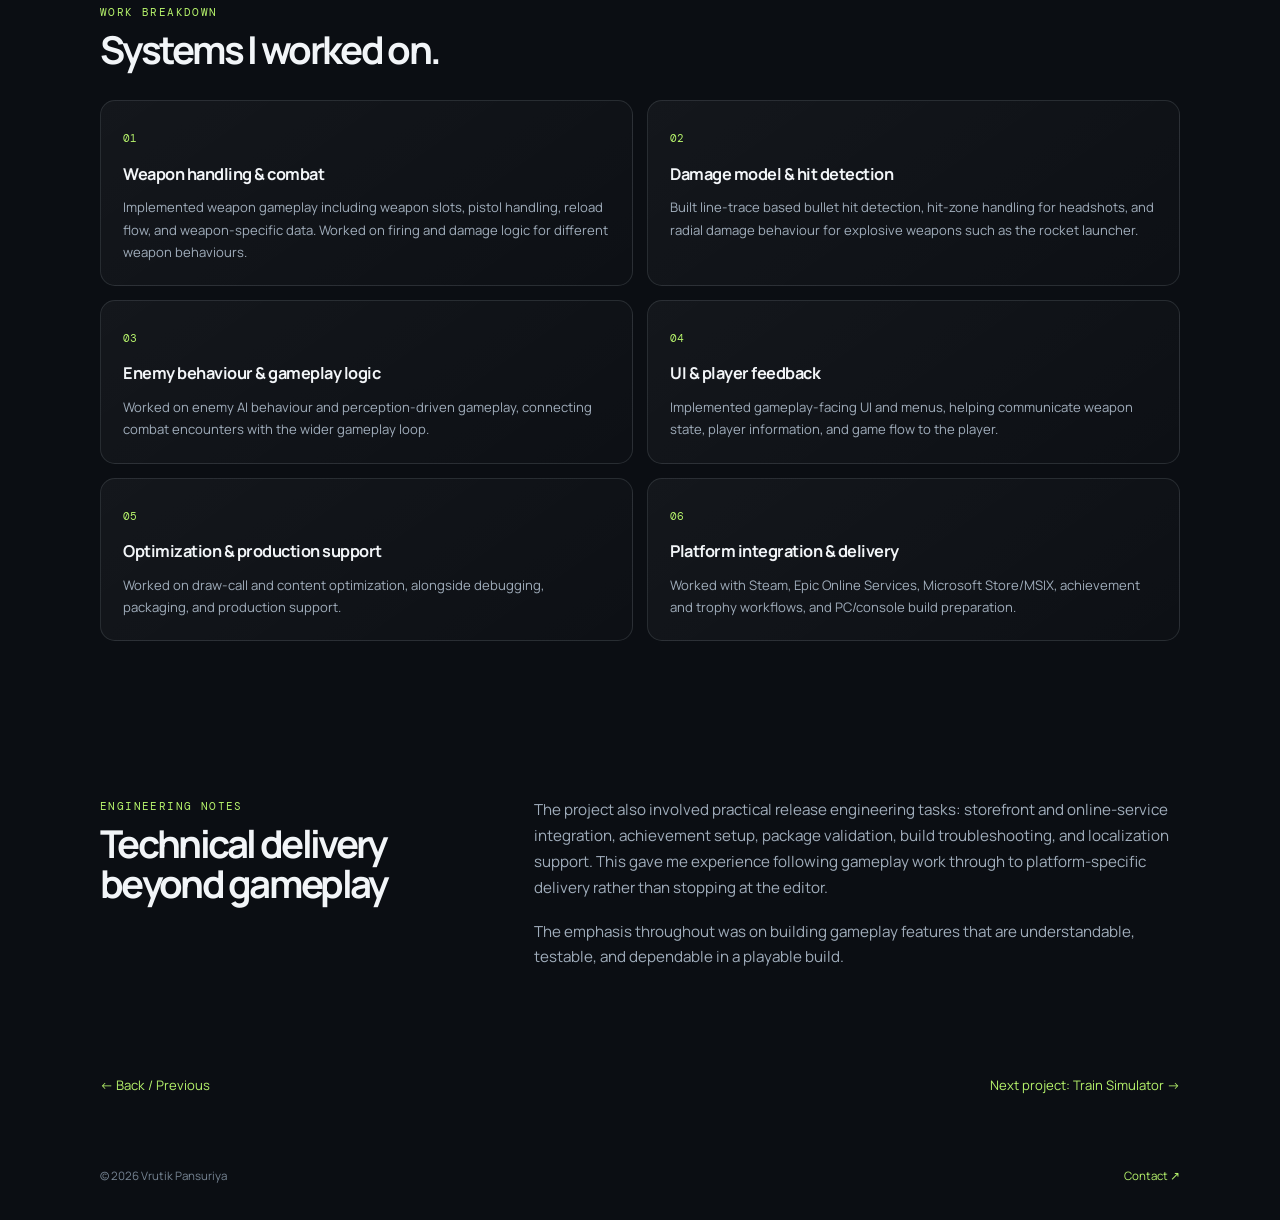
<file: projects/strike-warfare.html>
<!DOCTYPE html>

<html lang="en">
<head>
<meta charset="utf-8"/><meta content="width=device-width, initial-scale=1" name="viewport"/><meta content="#0b0e13" name="theme-color"/>
<meta content="Strike Warfare: Battle Fury — project details and gameplay programming work by Vrutik Pansuriya." name="description"/>
<title>Strike Warfare: Battle Fury | Vrutik Pansuriya</title>
<link href="https://fonts.googleapis.com" rel="preconnect"/><link crossorigin="" href="https://fonts.gstatic.com" rel="preconnect"/>
<link href="https://fonts.googleapis.com/css2?family=DM+Mono:wght@400;500&amp;family=Manrope:wght@400;500;600;700;800&amp;display=swap" rel="stylesheet"/>
<link href="case-study.css" rel="stylesheet"/>
</head>
<body>
<header class="site-header"><div class="wrap nav"><a class="brand" href="../index.html"><img class="brand-mark-photo" src="../assets/vrutik-profile.webp" alt="Vrutik Pansuriya" /><span>Vrutik Pansuriya</span></a><div class="nav-actions"><a class="nav-action" href="../index.html#work">Professional Projects</a><a class="back-link" href="../index.html">← Back to portfolio</a></div></div></header>
<main>
<section class="hero" style="--hero-image: url('../assets/strike-warfare.jpg')"><div class="wrap">
<div class="video-stage"><div class="video-preview-card reveal"><a aria-label="Watch Strike Warfare: Battle Fury tactical FPS gameplay preview on YouTube" class="video-preview-thumb" href="https://youtu.be/WYMTx5bm3Ac" rel="noopener noreferrer" target="_blank"><img alt="Strike Warfare: Battle Fury tactical FPS gameplay preview" fetchpriority="high" loading="eager" src="../assets/strike-warfare-loop.gif"/></a><div class="video-preview-meta"><span class="video-preview-label">GAMEPLAY PREVIEW · TACTICAL FPS</span><a href="https://youtu.be/WYMTx5bm3Ac" rel="noopener noreferrer" target="_blank">Watch on YouTube ↗</a></div></div></div><div class="title-row"><div><div class="eyebrow">01 / Professional project · Tactical FPS</div><h1>Strike Warfare: Battle Fury</h1><p class="role">Gameplay Programmer</p><div class="title-note">Xorbix Studio · Small-team FPS production · Core gameplay implementation and technical delivery</div></div><div class="title-actions"><a class="btn btn-secondary" href="https://store.steampowered.com/app/4756230/Strike_Warfare_Battle_Fury/" rel="noopener noreferrer" target="_blank">Steam store page ↗</a><a class="btn btn-secondary" href="https://youtu.be/WYMTx5bm3Ac" rel="noopener noreferrer" target="_blank">Gameplay video ↗</a></div></div>
<div class="meta-grid"><div class="meta-item"><span class="meta-label">PROJECT TYPE</span><span class="meta-value">Tactical first-person shooter</span></div><div class="meta-item"><span class="meta-label">ENGINE</span><span class="meta-value">Unreal Engine 5</span></div><div class="meta-item"><span class="meta-label">DELIVERY</span><span class="meta-value">PC and console build workflows</span></div><div class="meta-item"><span class="meta-label">STUDIO</span><span class="meta-value">Xorbix Studio</span></div></div></div></section>
<section class="content-section"><div class="wrap section-grid"><div><div class="detail-kicker">Project overview</div><h2 class="section-title">The project &amp; the goal.</h2></div><div><p class="section-copy">Strike Warfare: Battle Fury is a tactical first-person shooter developed by a small team. My work focused on turning the game’s core design requirements into reliable gameplay systems, from weapon handling and damage logic to enemy behaviour and player-facing UI.</p><p class="section-copy">Alongside feature development, I contributed to content optimization, debugging, localization support, platform integrations, and build preparation. The work covered both in-game systems and the practical technical steps required to prepare builds for distribution.</p><div class="responsibility"><strong>My responsibilities:</strong> As a Gameplay Programmer, I contributed to implementing and refining gameplay systems across weapons, damage logic, enemy behaviour, UI, optimization, and platform integration.</div><div class="tag-list"><span class="tag">Weapon Systems</span><span class="tag">Hit Detection</span><span class="tag">Damage Logic</span><span class="tag">Enemy AI</span><span class="tag">UI Programming</span><span class="tag">Optimization</span><span class="tag">Steam / EOS</span><span class="tag">MSIX &amp; Console Workflows</span></div></div></div></section>
<section class="content-section"><div class="wrap"><div class="detail-kicker">Work breakdown</div><h2 class="section-title" style="max-width:700px">Systems I worked on.</h2><div class="feature-grid"><article class="feature-card"><span class="feature-num">01</span><h3>Weapon handling &amp; combat</h3><p>Implemented weapon gameplay including weapon slots, pistol handling, reload flow, and weapon-specific data. Worked on firing and damage logic for different weapon behaviours.</p></article><article class="feature-card"><span class="feature-num">02</span><h3>Damage model &amp; hit detection</h3><p>Built line-trace based bullet hit detection, hit-zone handling for headshots, and radial damage behaviour for explosive weapons such as the rocket launcher.</p></article><article class="feature-card"><span class="feature-num">03</span><h3>Enemy behaviour &amp; gameplay logic</h3><p>Worked on enemy AI behaviour and perception-driven gameplay, connecting combat encounters with the wider gameplay loop.</p></article><article class="feature-card"><span class="feature-num">04</span><h3>UI &amp; player feedback</h3><p>Implemented gameplay-facing UI and menus, helping communicate weapon state, player information, and game flow to the player.</p></article><article class="feature-card"><span class="feature-num">05</span><h3>Optimization &amp; production support</h3><p>Worked on draw-call and content optimization, alongside debugging, packaging, and production support.</p></article><article class="feature-card"><span class="feature-num">06</span><h3>Platform integration &amp; delivery</h3><p>Worked with Steam, Epic Online Services, Microsoft Store/MSIX, achievement and trophy workflows, and PC/console build preparation.</p></article></div></div></section>
<section class="content-section"><div class="wrap section-grid"><div><div class="detail-kicker">Engineering notes</div><h2 class="section-title">Technical delivery beyond gameplay</h2></div><div><p class="section-copy">The project also involved practical release engineering tasks: storefront and online-service integration, achievement setup, package validation, build troubleshooting, and localization support. This gave me experience following gameplay work through to platform-specific delivery rather than stopping at the editor.</p><p class="section-copy">The emphasis throughout was on building gameplay features that are understandable, testable, and dependable in a playable build.</p></div></div></section>
<div class="wrap next-row"><a href="../index.html#work">← Back / Previous</a><a href="train-simulator.html">Next project: Train Simulator →</a></div>
</main>
<footer><div class="wrap footer-row"><span>© <span id="year"></span> Vrutik Pansuriya</span><a href="../index.html#contact" style="color:var(--accent)">Contact ↗</a></div></footer>
<script>document.getElementById('year').textContent=new Date().getFullYear();</script>
<script src="../assets/gif-loader.js"></script>
</body></html>
</file>
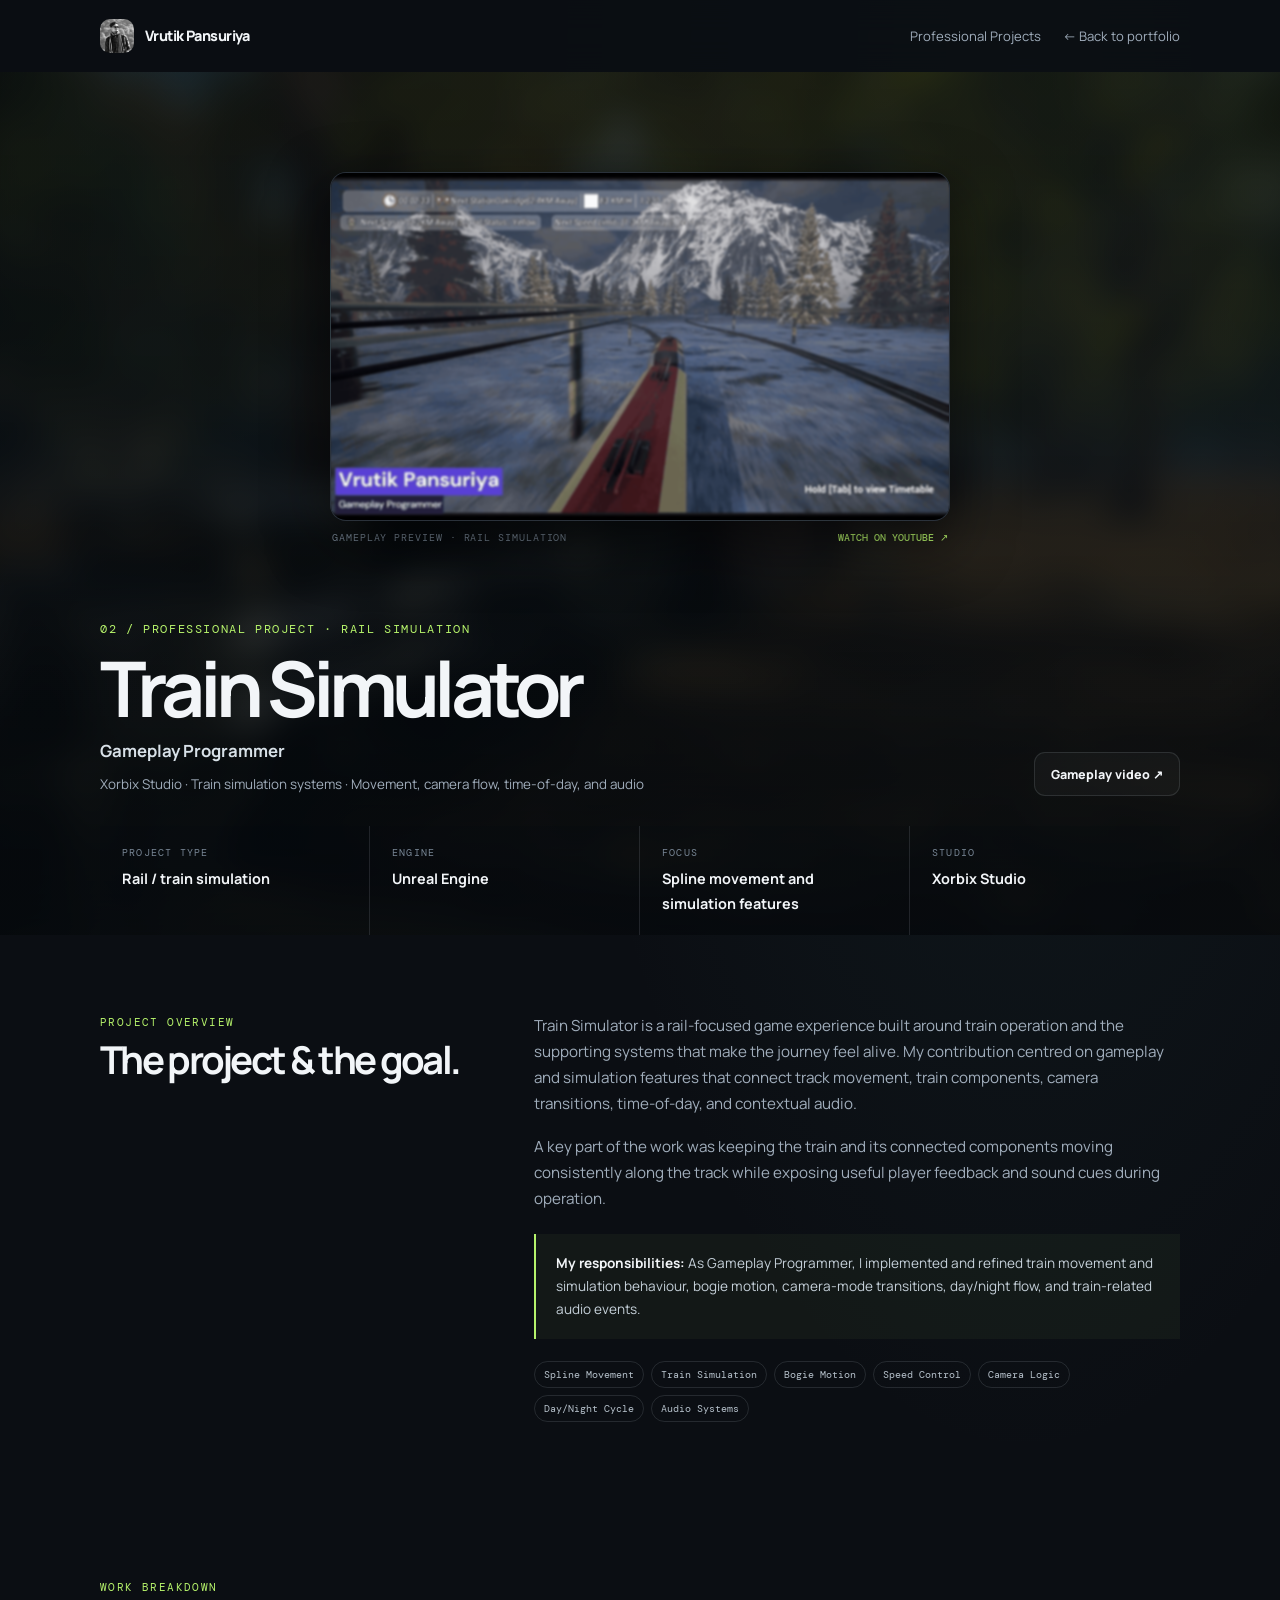
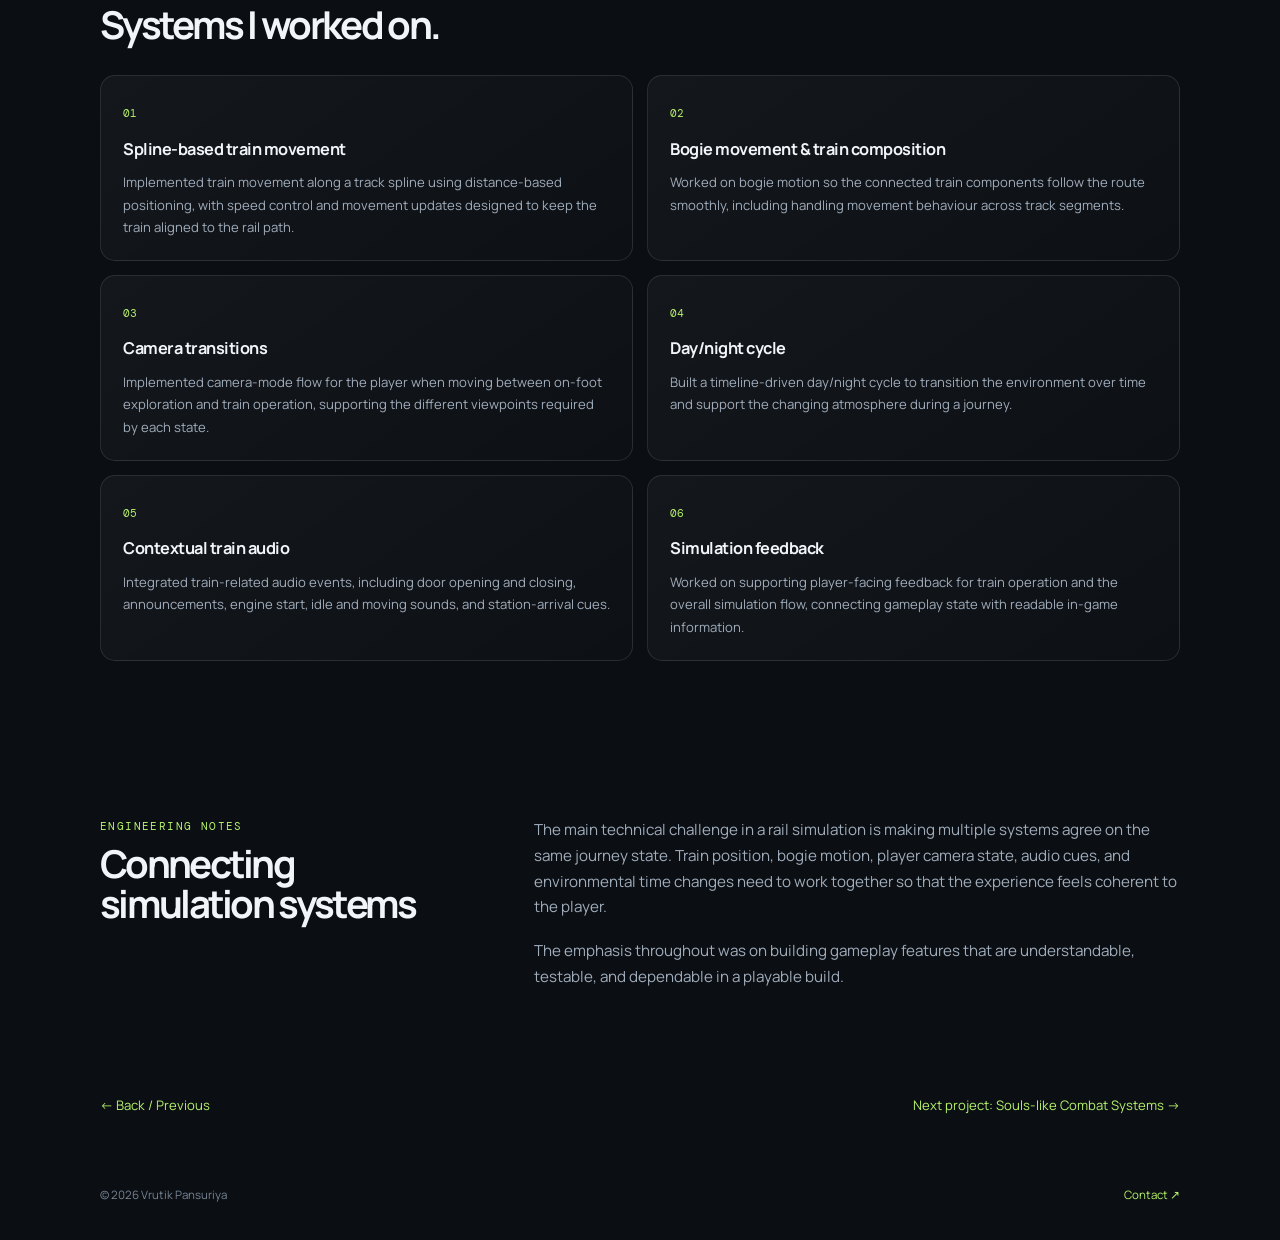
<file: projects/train-simulator.html>
<!DOCTYPE html>

<html lang="en">
<head>
<meta charset="utf-8"/><meta content="width=device-width, initial-scale=1" name="viewport"/><meta content="#0b0e13" name="theme-color"/>
<meta content="Train Simulator — project details and gameplay programming work by Vrutik Pansuriya." name="description"/>
<title>Train Simulator | Vrutik Pansuriya</title>
<link href="https://fonts.googleapis.com" rel="preconnect"/><link crossorigin="" href="https://fonts.gstatic.com" rel="preconnect"/>
<link href="https://fonts.googleapis.com/css2?family=DM+Mono:wght@400;500&amp;family=Manrope:wght@400;500;600;700;800&amp;display=swap" rel="stylesheet"/>
<link href="case-study.css" rel="stylesheet"/>
</head>
<body>
<header class="site-header"><div class="wrap nav"><a class="brand" href="../index.html"><img class="brand-mark-photo" src="../assets/vrutik-profile.webp" alt="Vrutik Pansuriya" /><span>Vrutik Pansuriya</span></a><div class="nav-actions"><a class="nav-action" href="../index.html#work">Professional Projects</a><a class="back-link" href="../index.html">← Back to portfolio</a></div></div></header>
<main>
<section class="hero" style="--hero-image: url('../assets/train-simulator.jpg')"><div class="wrap">
<div class="video-stage"><div class="video-preview-card reveal"><a aria-label="Watch Train Simulator gameplay preview on YouTube" class="video-preview-thumb" href="https://youtu.be/_HGWdN_hTjo" rel="noopener noreferrer" target="_blank"><img alt="Train Simulator gameplay preview" fetchpriority="high" loading="eager" src="../assets/train-simulator-loop.gif"/></a><div class="video-preview-meta"><span class="video-preview-label">GAMEPLAY PREVIEW · RAIL SIMULATION</span><a href="https://youtu.be/_HGWdN_hTjo" rel="noopener noreferrer" target="_blank">Watch on YouTube ↗</a></div></div></div><div class="title-row"><div><div class="eyebrow">02 / Professional project · Rail simulation</div><h1>Train Simulator</h1><p class="role">Gameplay Programmer</p><div class="title-note">Xorbix Studio · Train simulation systems · Movement, camera flow, time-of-day, and audio</div></div><div class="title-actions"><a class="btn btn-secondary" href="https://youtu.be/_HGWdN_hTjo" rel="noopener noreferrer" target="_blank">Gameplay video ↗</a></div></div>
<div class="meta-grid"><div class="meta-item"><span class="meta-label">PROJECT TYPE</span><span class="meta-value">Rail / train simulation</span></div><div class="meta-item"><span class="meta-label">ENGINE</span><span class="meta-value">Unreal Engine</span></div><div class="meta-item"><span class="meta-label">FOCUS</span><span class="meta-value">Spline movement and simulation features</span></div><div class="meta-item"><span class="meta-label">STUDIO</span><span class="meta-value">Xorbix Studio</span></div></div></div></section>
<section class="content-section"><div class="wrap section-grid"><div><div class="detail-kicker">Project overview</div><h2 class="section-title">The project &amp; the goal.</h2></div><div><p class="section-copy">Train Simulator is a rail-focused game experience built around train operation and the supporting systems that make the journey feel alive. My contribution centred on gameplay and simulation features that connect track movement, train components, camera transitions, time-of-day, and contextual audio.</p><p class="section-copy">A key part of the work was keeping the train and its connected components moving consistently along the track while exposing useful player feedback and sound cues during operation.</p><div class="responsibility"><strong>My responsibilities:</strong> As Gameplay Programmer, I implemented and refined train movement and simulation behaviour, bogie motion, camera-mode transitions, day/night flow, and train-related audio events.</div><div class="tag-list"><span class="tag">Spline Movement</span><span class="tag">Train Simulation</span><span class="tag">Bogie Motion</span><span class="tag">Speed Control</span><span class="tag">Camera Logic</span><span class="tag">Day/Night Cycle</span><span class="tag">Audio Systems</span></div></div></div></section>
<section class="content-section"><div class="wrap"><div class="detail-kicker">Work breakdown</div><h2 class="section-title" style="max-width:700px">Systems I worked on.</h2><div class="feature-grid"><article class="feature-card"><span class="feature-num">01</span><h3>Spline-based train movement</h3><p>Implemented train movement along a track spline using distance-based positioning, with speed control and movement updates designed to keep the train aligned to the rail path.</p></article><article class="feature-card"><span class="feature-num">02</span><h3>Bogie movement &amp; train composition</h3><p>Worked on bogie motion so the connected train components follow the route smoothly, including handling movement behaviour across track segments.</p></article><article class="feature-card"><span class="feature-num">03</span><h3>Camera transitions</h3><p>Implemented camera-mode flow for the player when moving between on-foot exploration and train operation, supporting the different viewpoints required by each state.</p></article><article class="feature-card"><span class="feature-num">04</span><h3>Day/night cycle</h3><p>Built a timeline-driven day/night cycle to transition the environment over time and support the changing atmosphere during a journey.</p></article><article class="feature-card"><span class="feature-num">05</span><h3>Contextual train audio</h3><p>Integrated train-related audio events, including door opening and closing, announcements, engine start, idle and moving sounds, and station-arrival cues.</p></article><article class="feature-card"><span class="feature-num">06</span><h3>Simulation feedback</h3><p>Worked on supporting player-facing feedback for train operation and the overall simulation flow, connecting gameplay state with readable in-game information.</p></article></div></div></section>
<section class="content-section"><div class="wrap section-grid"><div><div class="detail-kicker">Engineering notes</div><h2 class="section-title">Connecting simulation systems</h2></div><div><p class="section-copy">The main technical challenge in a rail simulation is making multiple systems agree on the same journey state. Train position, bogie motion, player camera state, audio cues, and environmental time changes need to work together so that the experience feels coherent to the player.</p><p class="section-copy">The emphasis throughout was on building gameplay features that are understandable, testable, and dependable in a playable build.</p></div></div></section>

<div class="wrap next-row"><a href="strike-warfare.html">← Back / Previous</a><a href="soulslike-combat.html">Next project: Souls-like Combat Systems →</a></div>
</main>
<footer><div class="wrap footer-row"><span>© <span id="year"></span> Vrutik Pansuriya</span><a href="../index.html#contact" style="color:var(--accent)">Contact ↗</a></div></footer>
<script>document.getElementById('year').textContent=new Date().getFullYear();</script>
<script src="../assets/gif-loader.js"></script>
</body></html>
</file>
<file: projects/case-study.css>
:root{--bg:#0b0e13;--surface:#111720;--surface2:#151e29;--line:rgba(222,232,245,.12);--text:#f2f5f8;--muted:#a0adbb;--soft:#778594;--accent:#b6f36b;--accent2:#7de0c3;--max:1080px;--radius:20px}
*{box-sizing:border-box}html{scroll-behavior:smooth;scroll-padding-top:90px}body{margin:0;background:radial-gradient(ellipse at 80% 3%,rgba(57,114,111,.14),transparent 32rem),var(--bg);color:var(--text);font-family:Manrope,Arial,sans-serif;line-height:1.7;-webkit-font-smoothing:antialiased}a{color:inherit;text-decoration:none}.wrap{width:min(var(--max),calc(100% - 44px));margin:auto}.mono,.eyebrow,.meta-label,.detail-kicker{font-family:'DM Mono',monospace}.site-header{position:sticky;top:0;z-index:5;background:rgba(11,14,19,.88);backdrop-filter:blur(16px);border-bottom:1px solid var(--line)}.nav{height:72px;display:flex;align-items:center;justify-content:space-between;gap:20px}.brand{display:flex;align-items:center;gap:11px;font-weight:800;letter-spacing:-.04em;font-size:.9rem}.brand-mark-photo{display:block;width:34px;height:34px;flex:0 0 34px;object-fit:cover;object-position:center 25%;border-radius:10px;border:0;box-shadow:none;filter:grayscale(1) saturate(0)}.back-link,.nav-action{font-size:.82rem;color:var(--muted);transition:color .2s}.back-link:hover,.nav-action:hover{color:var(--accent)}.nav-actions{display:flex;gap:22px;align-items:center}.hero{padding:44px 0 0}.title-row{display:grid;grid-template-columns:1fr auto;gap:30px;align-items:end;padding:34px 0 30px;border-bottom:1px solid var(--line)}.eyebrow{font-size:.72rem;text-transform:uppercase;letter-spacing:.14em;color:var(--accent)}h1{font-size:clamp(2.6rem,6vw,5.2rem);line-height:.98;letter-spacing:-.075em;margin:10px 0 12px}.role{margin:0;color:#d8e1e8;font-size:1.05rem;font-weight:700}.title-note{color:var(--muted);font-size:.84rem;margin-top:8px}.title-actions{display:flex;gap:10px;flex-wrap:wrap;justify-content:flex-end}.btn{min-height:44px;display:inline-flex;align-items:center;justify-content:center;padding:0 16px;border-radius:11px;font-size:.78rem;font-weight:800;transition:transform .2s,background .2s,border-color .2s}.btn:hover{transform:translateY(-2px)}.btn-primary{background:var(--accent);color:#11170c}.btn-secondary{border:1px solid var(--line);background:rgba(255,255,255,.03);color:var(--text)}.meta-grid{display:grid;grid-template-columns:repeat(auto-fit,minmax(170px,1fr));border-bottom:1px solid var(--line);background:rgba(255,255,255,.015)}.meta-item{padding:19px 22px;border-right:1px solid var(--line)}.meta-item:last-child{border:0}.meta-label{display:block;color:var(--soft);font-size:.62rem;text-transform:uppercase;letter-spacing:.12em}.meta-value{display:block;margin-top:5px;font-size:.9rem;font-weight:700}.content-section{padding:78px 0;border-bottom:1px solid var(--line)}.section-grid{display:grid;grid-template-columns:.72fr 1.28fr;gap:70px;align-items:start}.section-title{font-size:clamp(1.9rem,3vw,2.9rem);line-height:1.04;letter-spacing:-.07em;margin:9px 0 0}.section-copy{color:var(--muted);font-size:.95rem;margin:0 0 18px}.section-copy:last-child{margin-bottom:0}.detail-kicker{color:var(--accent);font-size:.67rem;letter-spacing:.13em;text-transform:uppercase}.feature-grid{display:grid;grid-template-columns:repeat(2,1fr);gap:14px;margin-top:30px}.feature-card{padding:22px;border:1px solid var(--line);border-radius:15px;background:linear-gradient(145deg,rgba(255,255,255,.04),rgba(255,255,255,.012))}.feature-num{font: .66rem 'DM Mono',monospace;color:var(--accent)}.feature-card h3{margin:10px 0 8px;font-size:1.02rem;letter-spacing:-.03em}.feature-card p{margin:0;color:var(--muted);font-size:.82rem;line-height:1.7}.bullet-list{padding:0;margin:16px 0 0;list-style:none;display:grid;gap:10px}.bullet-list li{position:relative;padding-left:18px;color:var(--muted);font-size:.87rem}.bullet-list li:before{content:'↳';position:absolute;left:0;top:0;color:var(--accent)}.responsibility{margin-top:22px;padding:18px 20px;border-left:2px solid var(--accent);background:rgba(182,243,107,.045);color:#c5d0d9;font-size:.85rem}.responsibility strong{color:var(--text)}.next-row{display:flex;justify-content:space-between;gap:20px;padding:26px 0 44px;border-top:1px solid var(--line);color:var(--muted);font-size:.82rem}.next-row a{color:var(--accent)}footer{padding:25px 0 35px;border-top:1px solid var(--line);color:var(--soft);font-size:.72rem}.footer-row{display:flex;justify-content:space-between;gap:20px}.reveal{animation:rise .65s both}@keyframes rise{from{opacity:0;transform:translateY(14px)}to{opacity:1;transform:none}}
@media(max-width:760px){.wrap{width:min(var(--max),calc(100% - 32px))}.nav{height:64px}.nav-actions{gap:12px}.nav-action{display:none}.hero{padding-top:25px}.title-row{grid-template-columns:1fr;align-items:start;gap:18px;padding:27px 0}.title-actions{justify-content:flex-start}.meta-grid{grid-template-columns:1fr}.meta-item{border-right:0;border-bottom:1px solid var(--line);padding:14px 16px}.meta-item:last-child{border-bottom:0}.section-grid{grid-template-columns:1fr;gap:22px}.content-section,.feature-grid{grid-template-columns:1fr}.video-head .btn{margin-top:16px}.footer-row,.next-row{flex-direction:column}}
@media(prefers-reduced-motion:reduce){html{scroll-behavior:auto}*,*:before,*:after{animation-duration:.01ms!important;transition-duration:.01ms!important}}
.tag-list{display:flex;flex-wrap:wrap;gap:7px;margin-top:22px}.tag{padding:6px 9px;border:1px solid var(--line);border-radius:999px;color:#b7c2cc;font:.65rem 'DM Mono',monospace}.project-links{display:flex;gap:18px;flex-wrap:wrap}.project-links a{color:var(--accent);font-size:.8rem;font-weight:800}.project-links a:hover{text-decoration:underline;text-underline-offset:4px}.btn:focus-visible,.back-link:focus-visible,.project-links a:focus-visible,.brand:focus-visible{outline:2px solid var(--accent);outline-offset:4px}

/* Compact animated previews and embedded gameplay player. */
.video-preview-card{width:min(760px,100%);margin:0 auto 24px}
.video-preview-thumb{display:block;position:relative;width:100%;aspect-ratio:16/9;overflow:hidden;border:1px solid var(--line);border-radius:16px;background:radial-gradient(ellipse at 70% 40%,rgba(125,224,195,.13),transparent 55%),#111720}
.video-preview-thumb img{display:block;width:100%;height:100%;object-fit:cover;filter:blur(.85px);transform:scale(1.012);transition:transform .35s ease,filter .35s ease}
.video-preview-thumb:hover img,.video-preview-thumb:focus-visible img{filter:blur(0);transform:scale(1.025)}
.video-preview-thumb:focus-visible{outline:2px solid var(--accent);outline-offset:4px}
.video-preview-meta{display:flex;justify-content:space-between;align-items:center;gap:16px;padding:10px 3px 0;color:var(--soft);font:.64rem 'DM Mono',monospace;letter-spacing:.09em;text-transform:uppercase}
.video-preview-meta a{color:var(--accent);font-weight:500;letter-spacing:0;white-space:nowrap}
.video-preview-meta a:hover{text-decoration:underline;text-underline-offset:4px}
@media(max-width:760px){.video-preview-card{margin-bottom:18px}.video-preview-thumb{border-radius:13px}.video-preview-meta{font-size:.58rem;gap:10px}}


/* Blurred project artwork continues behind the gameplay preview and project title. */
.hero{
  position:relative;
  isolation:isolate;
  overflow:hidden;
  padding:44px 0 0;
  background:rgba(6,9,13,.08);
}
.hero::before{
  content:"";
  position:absolute;
  z-index:-2;
  inset:-30px 0 -24px;
  background-image:var(--hero-image);
  background-position:center 42%;
  background-size:cover;
  filter:blur(17px);
  opacity:.78;
  transform:scale(1.045);
}
.hero::after{
  content:"";
  position:absolute;
  z-index:-1;
  inset:0;
  background:
    linear-gradient(180deg,rgba(5,9,13,.62) 0%,rgba(5,9,13,.68) 58%,rgba(5,9,13,.9) 100%),
    linear-gradient(90deg,rgba(5,9,13,.28),rgba(5,9,13,.12));
  pointer-events:none;
}
.hero>.wrap{position:relative;z-index:1}
.video-stage{
  display:grid;
  place-items:center;
  min-height:470px;
  padding:42px 24px 28px;
  margin:0 auto;
  border:0;
  border-radius:0;
  background:transparent;
}
.video-preview-card{width:min(620px,100%);margin:0;position:relative;z-index:1}
.video-preview-thumb{box-shadow:0 20px 60px rgba(0,0,0,.55)}
.video-preview-meta{padding-left:2px;padding-right:2px}
.title-row{border-bottom:1px solid rgba(222,232,245,.16)}
.meta-grid{background:rgba(5,9,13,.16)}
@media(max-width:760px){
  .hero{padding-top:25px}
  .video-stage{min-height:320px;padding:28px 15px 20px}
  .video-preview-card{width:100%}
  .video-preview-thumb{border-radius:12px}
}


/* Remove the thin horizontal divider rules from case-study pages. */
.site-header,
.title-row,
.meta-grid,
.content-section,
.next-row,
footer {
  border-top: 0 !important;
  border-bottom: 0 !important;
}

/* Allow an optional local looping GIF to replace each static preview. */
.video-preview-thumb picture { display:block; width:100%; height:100%; }


/* Responsive embedded YouTube player for the personal project case study. */
.youtube-embed-frame{position:relative;width:100%;aspect-ratio:16/9;overflow:hidden;border:1px solid var(--line);border-radius:16px;background:#080a0d;box-shadow:0 20px 60px rgba(0,0,0,.55)}
.youtube-embed-frame iframe{display:block;width:100%;height:100%;border:0}
@media(max-width:760px){.youtube-embed-frame{border-radius:12px}}
</file>
